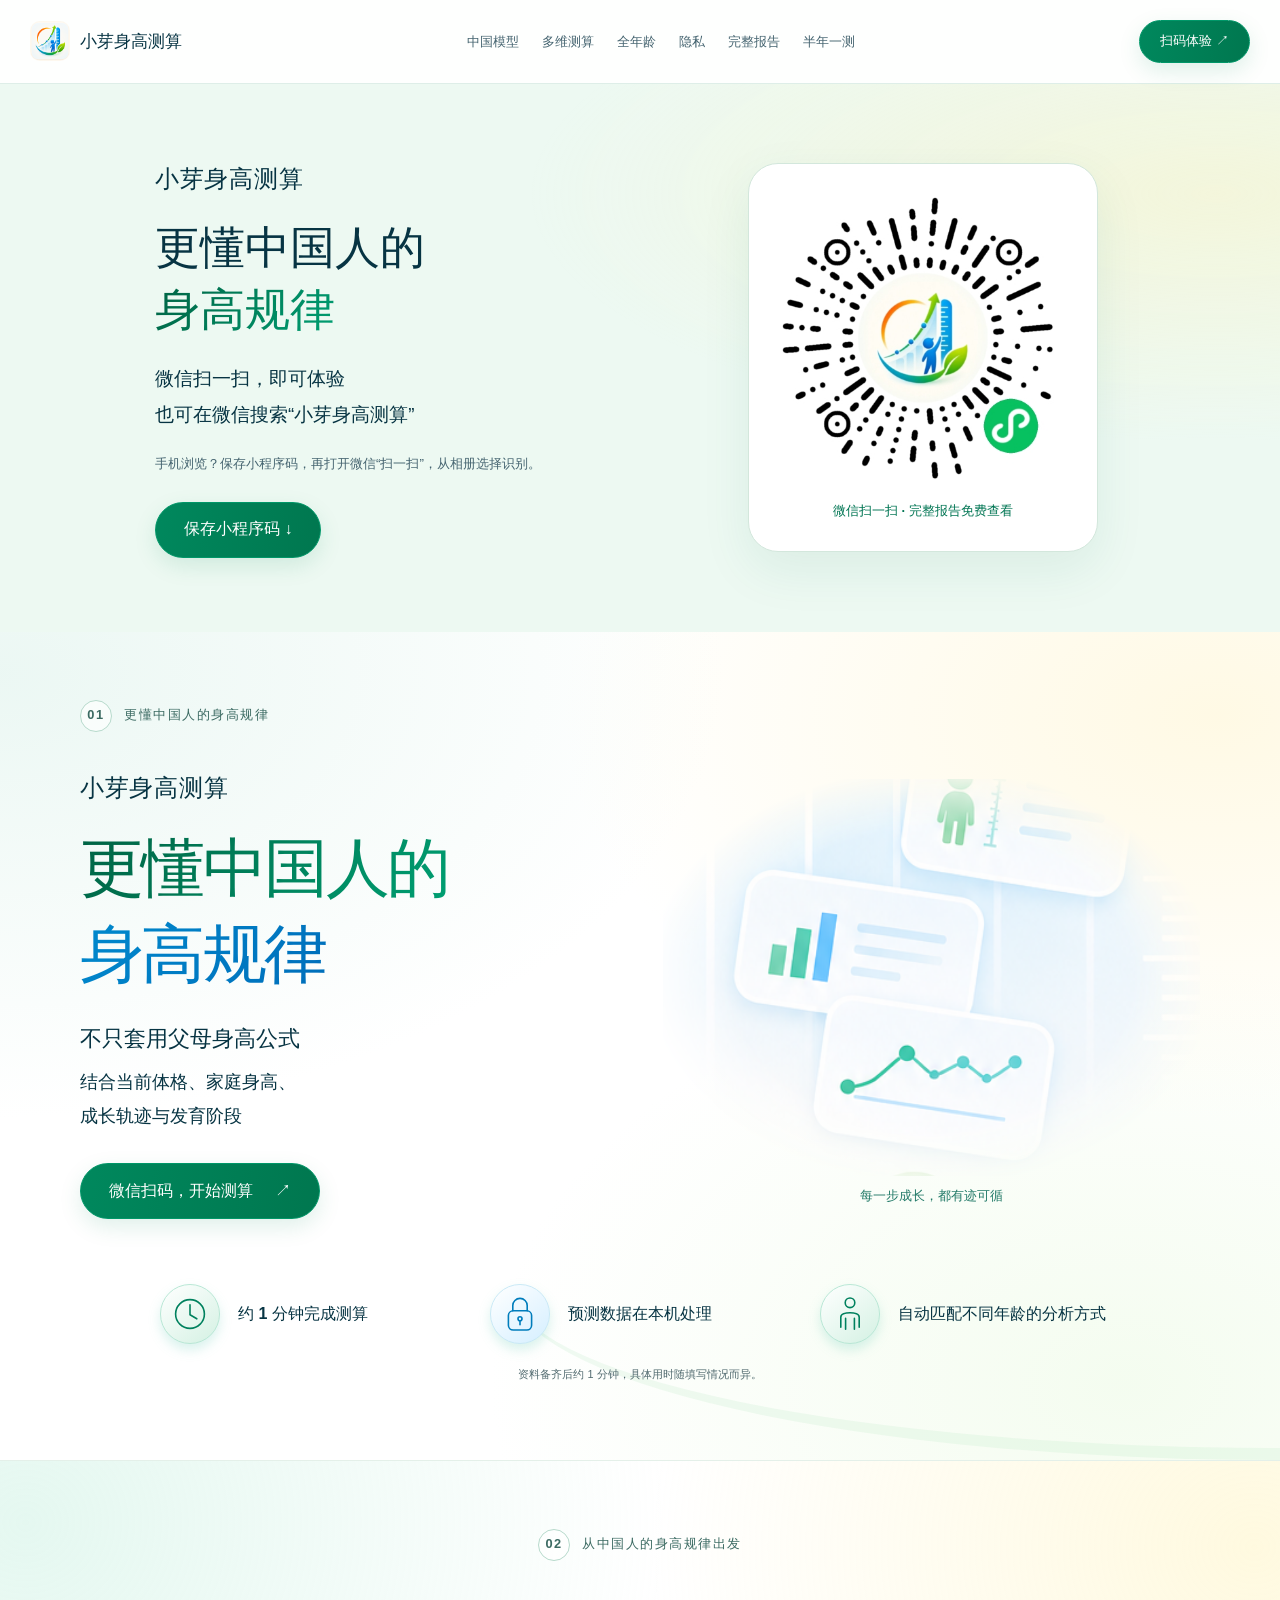
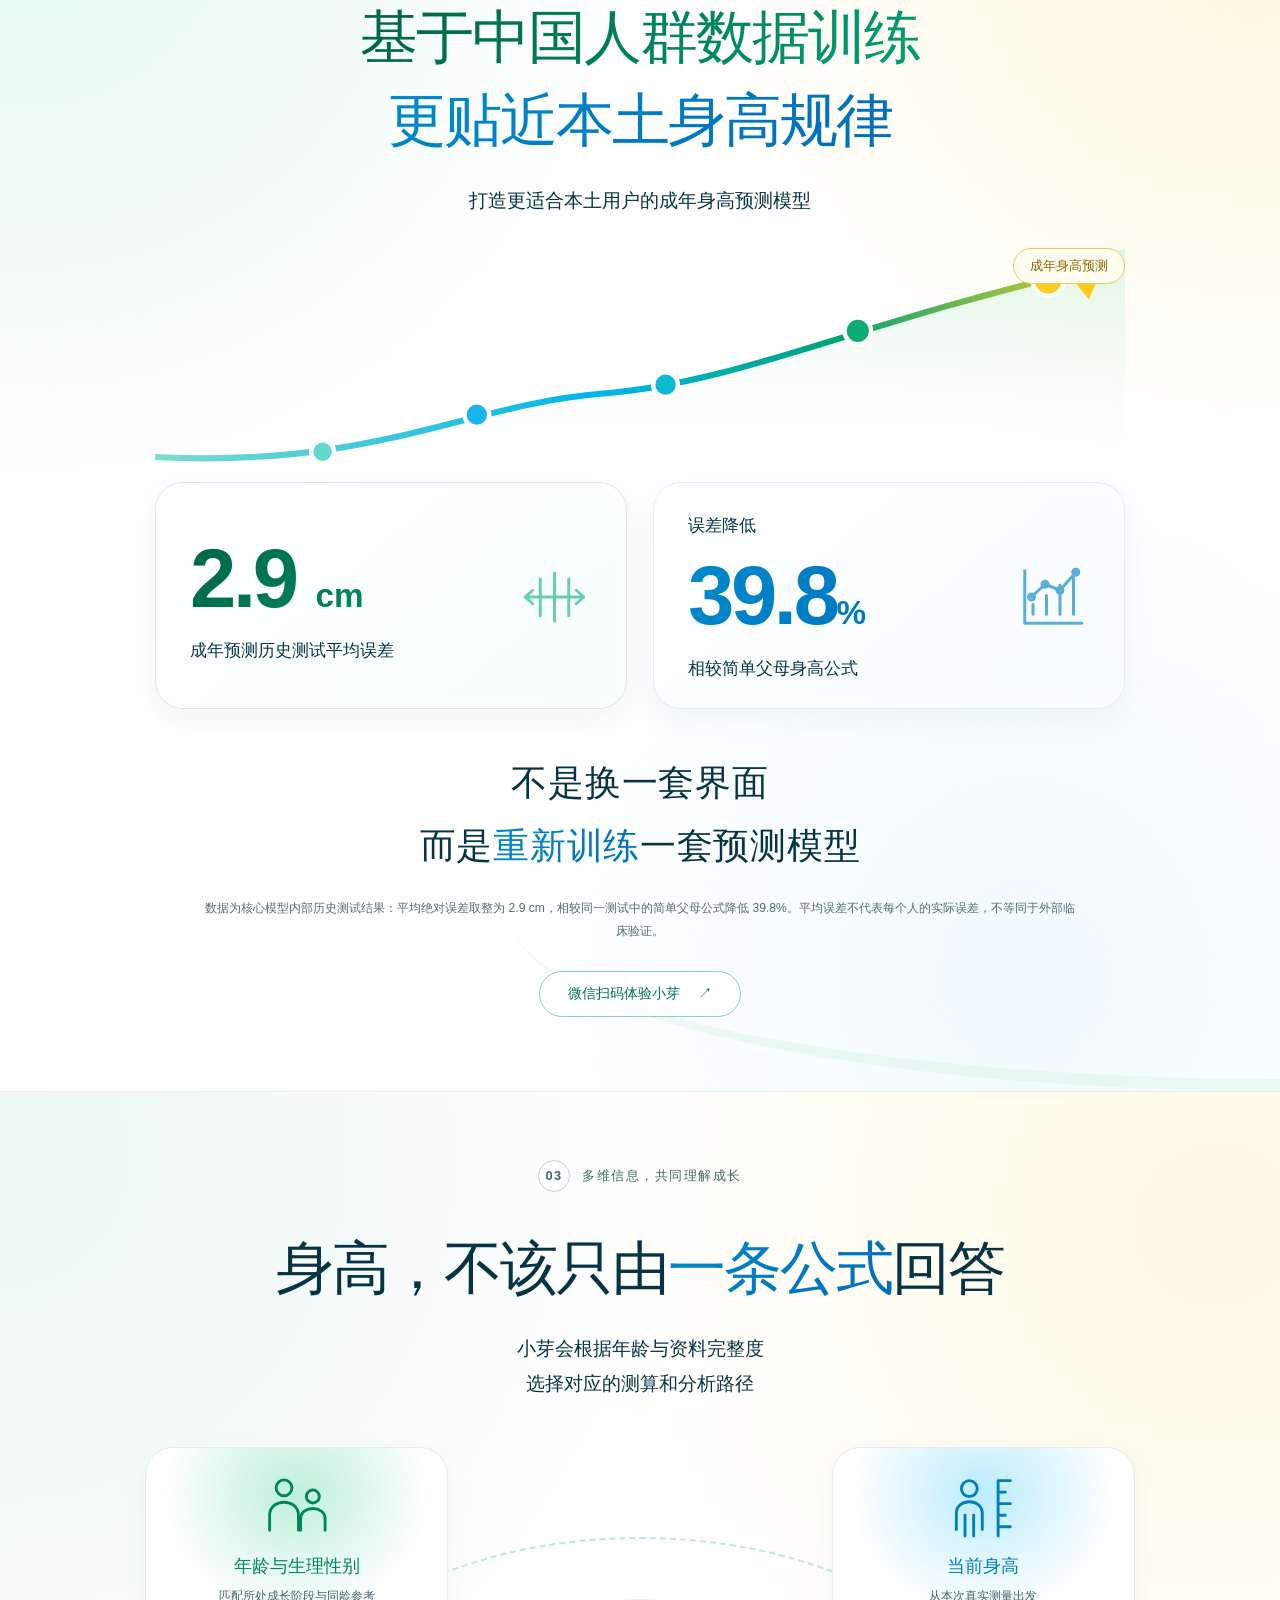
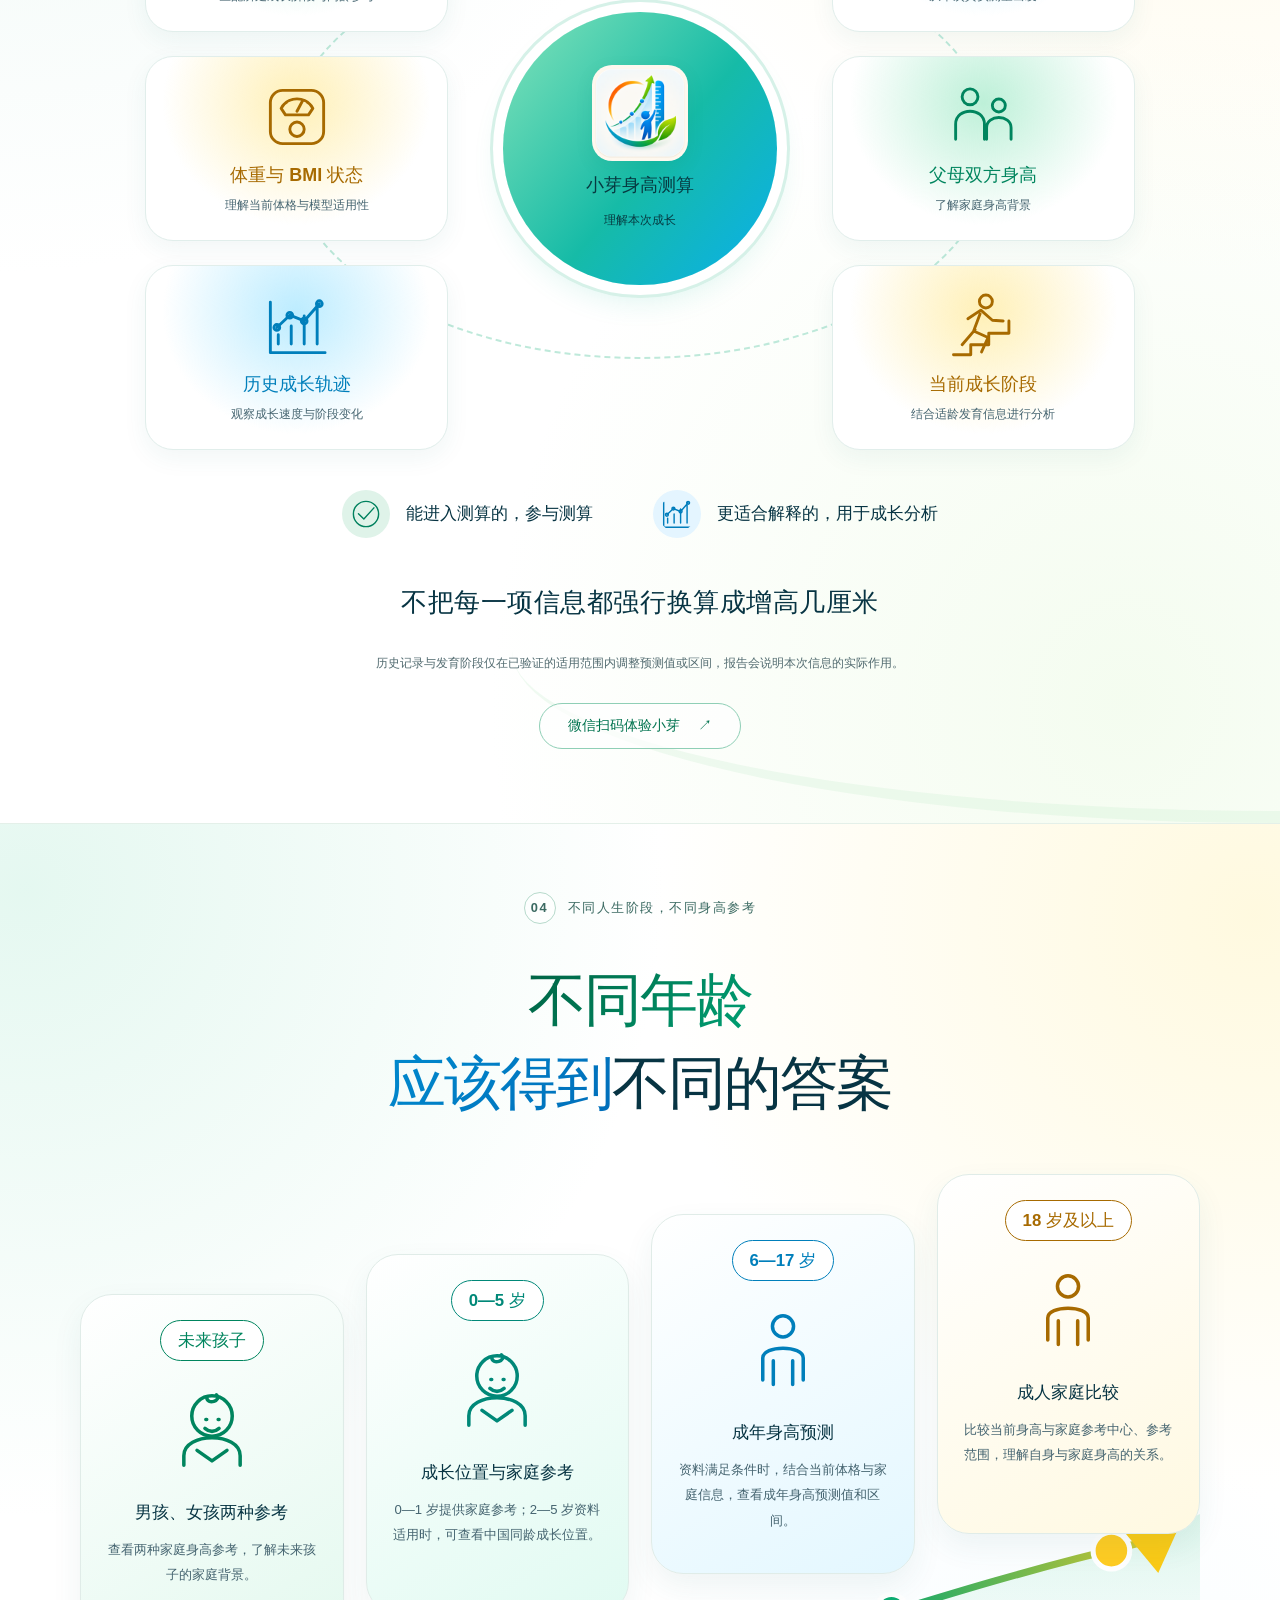
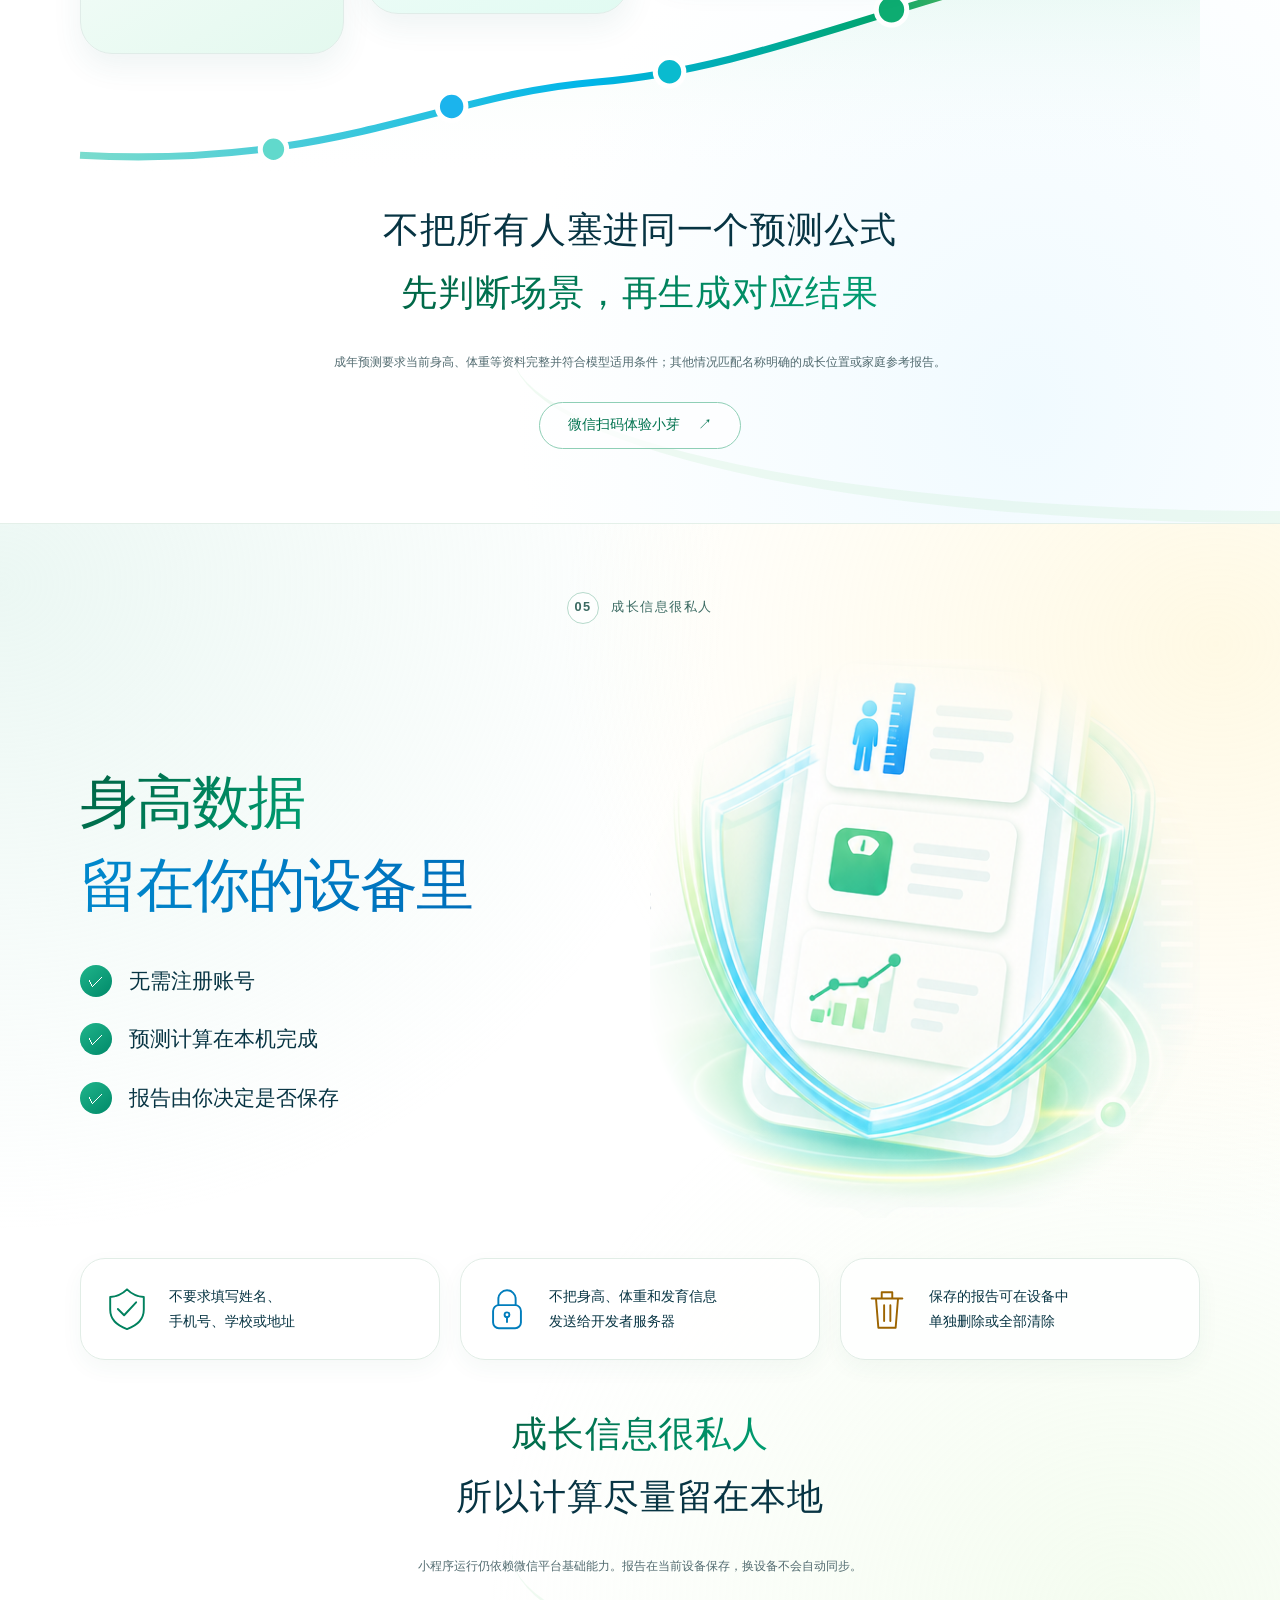
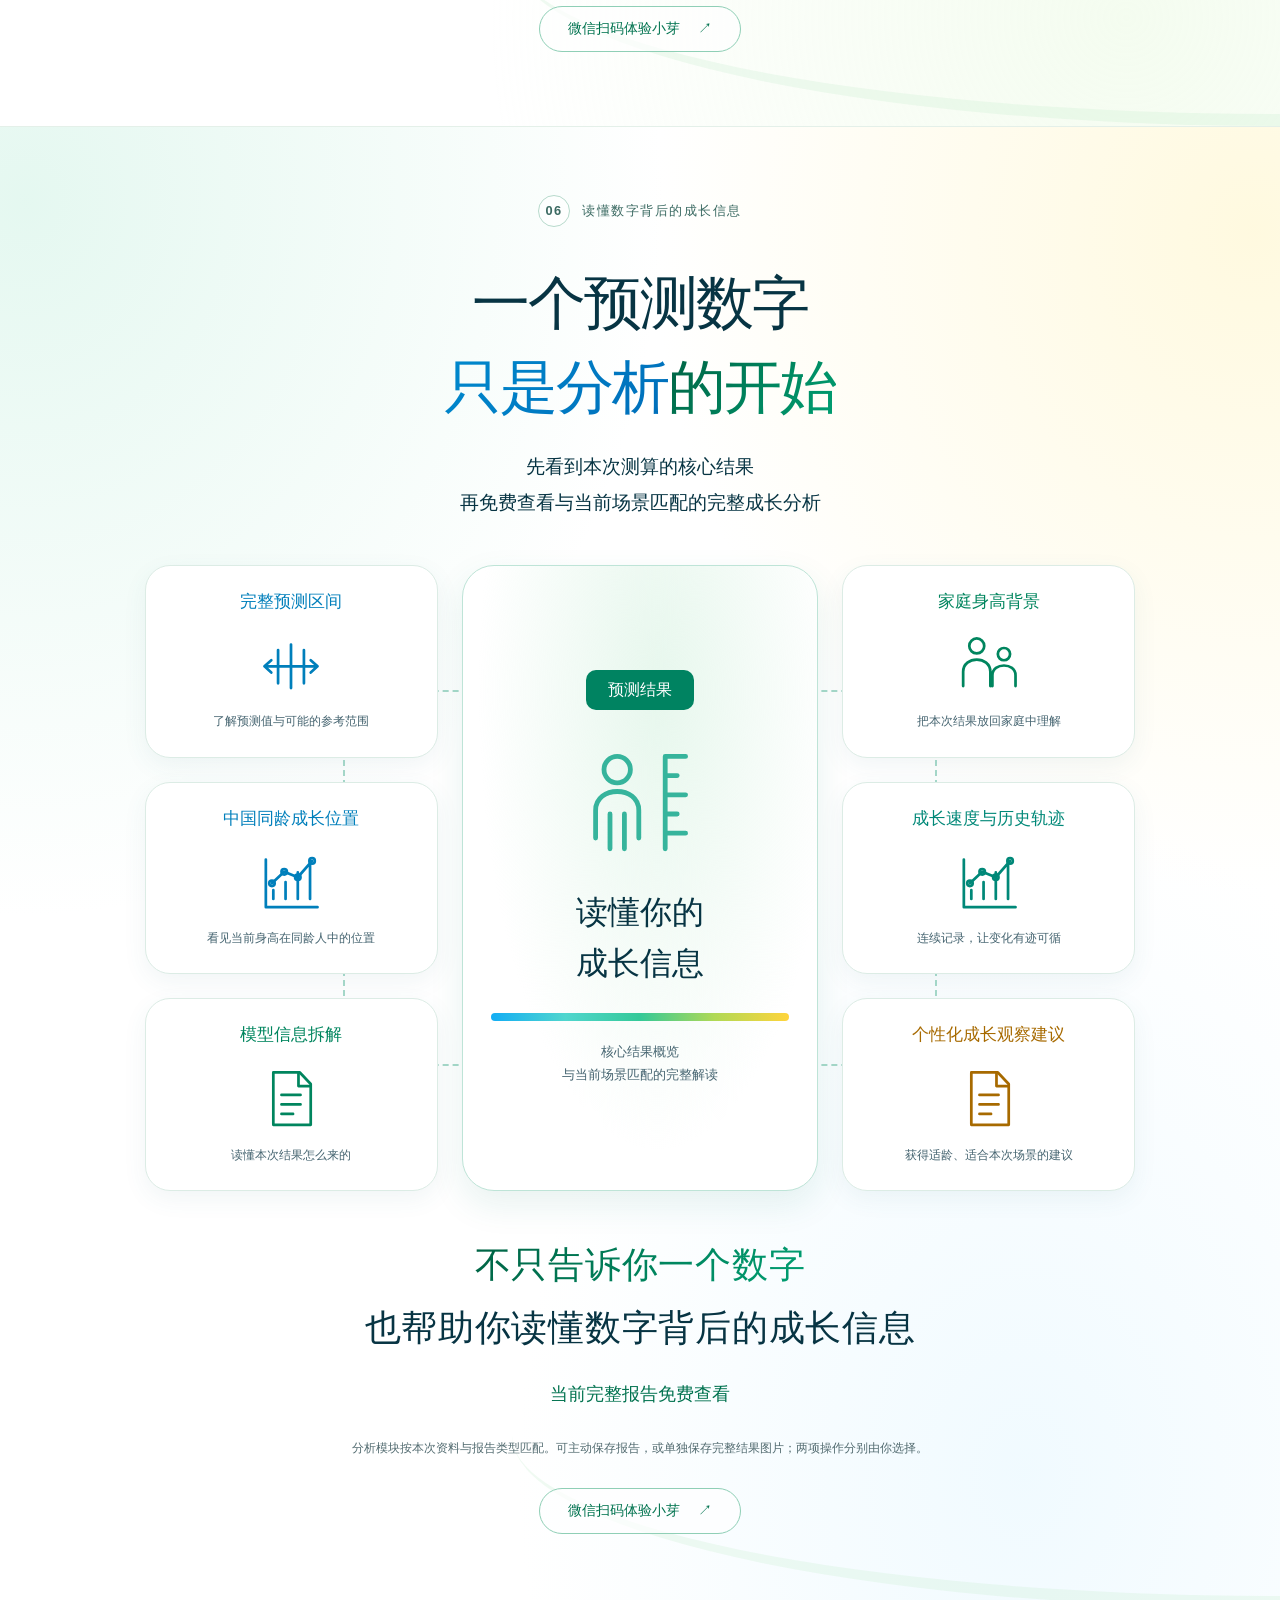
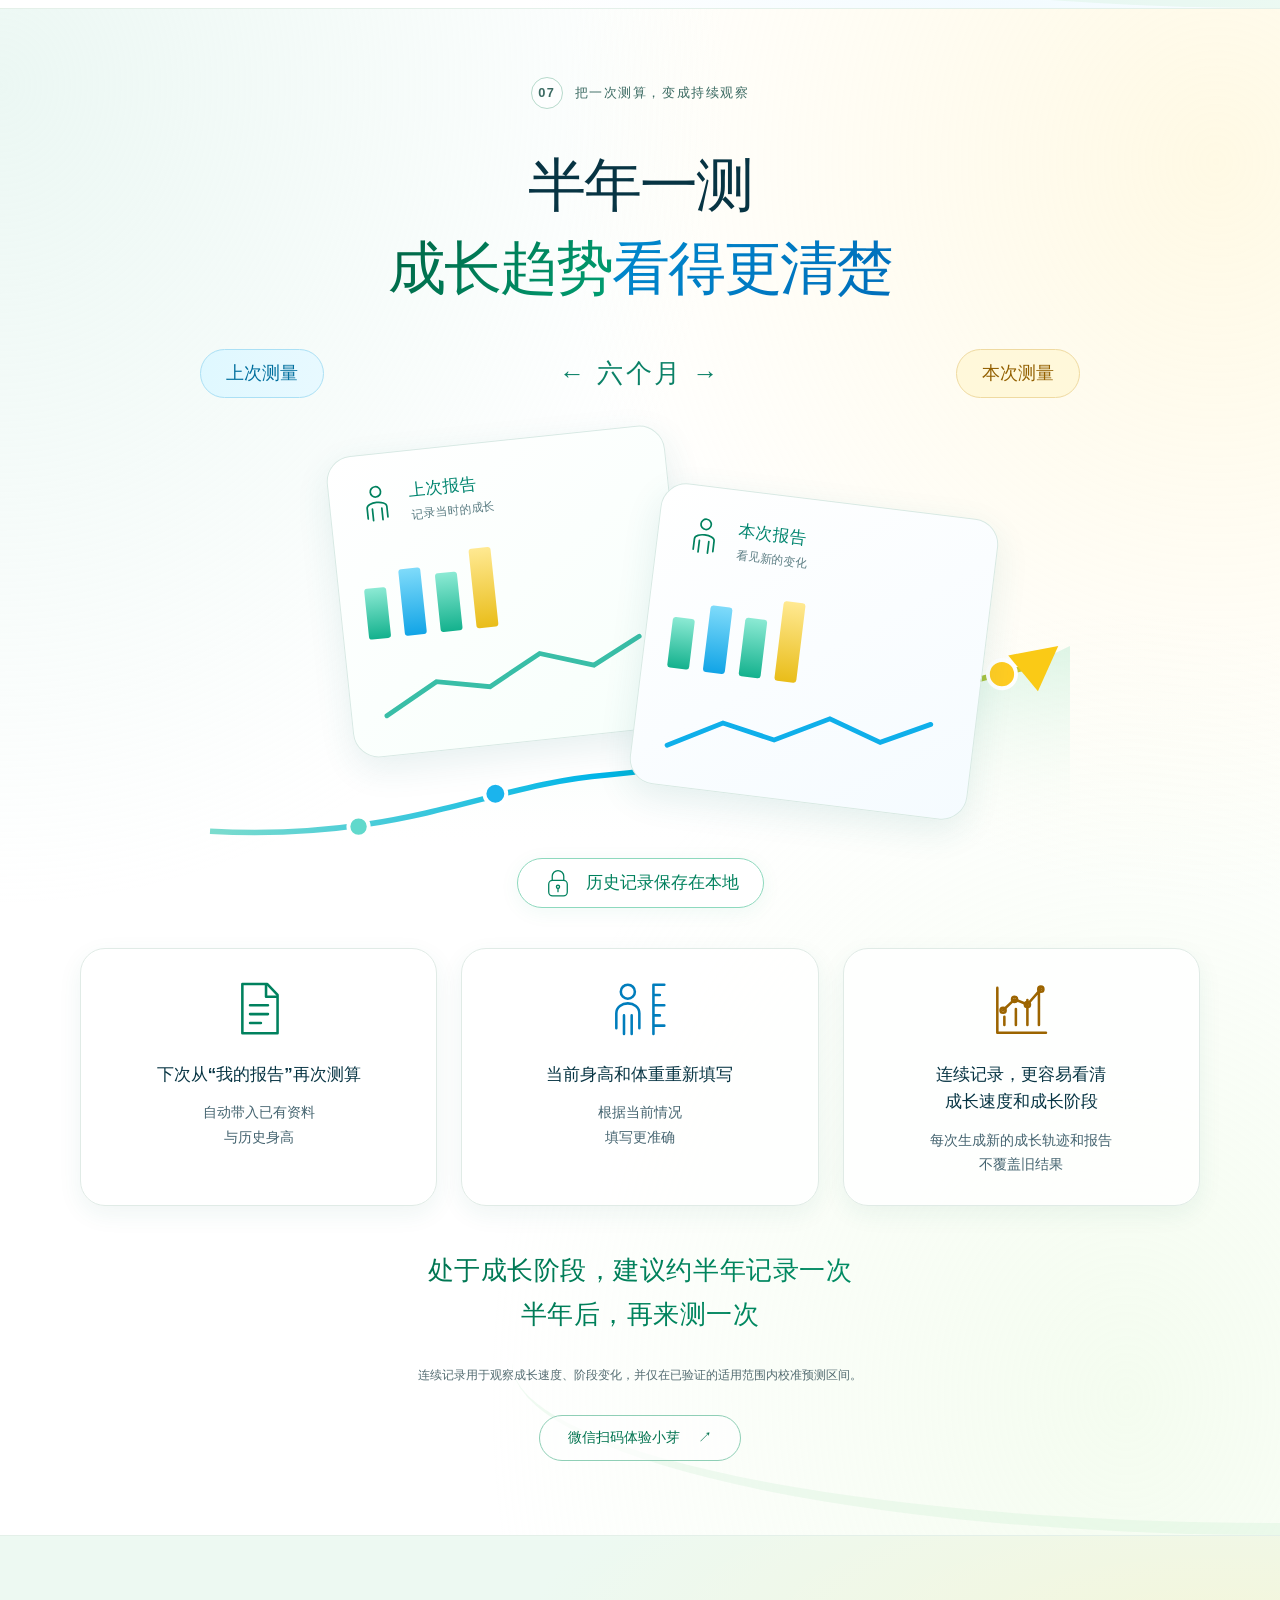
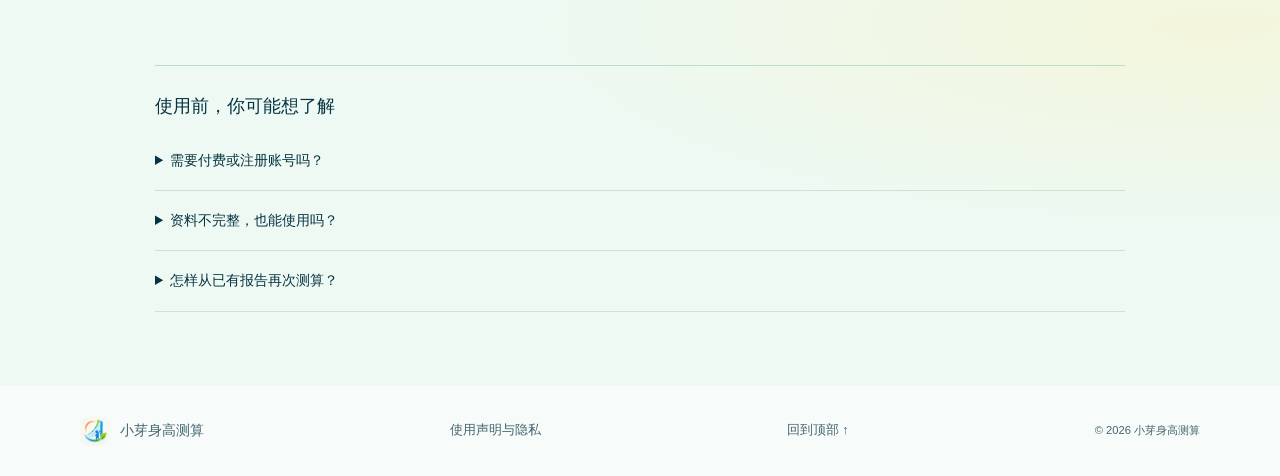
<file: index.html>
<!doctype html>
<html lang="zh-CN">
<head>
  <meta charset="utf-8">
  <meta name="viewport" content="width=device-width, initial-scale=1">
  <title>小芽身高测算｜儿童身高预测与成长记录微信小程序</title>
  <meta name="description" content="小芽身高测算，更懂中国人的身高规律。基于中国人群数据训练，结合当前体格与家庭身高，为适用的6—17岁用户预测成年身高。免费查看完整成长分析，支持全年龄家庭参考、本地保存与半年成长记录。微信扫码使用，无需注册。">
  <meta name="theme-color" content="#f5fcf9">
  <meta name="robots" content="index,follow,max-image-preview:large">
  <link rel="canonical" href="https://qingxi2020.github.io/">
  <link rel="icon" type="image/png" href="/brand-icon.png">
  <link rel="apple-touch-icon" href="/brand-icon.png">
  <link rel="stylesheet" href="/poster.css">
  <meta property="og:type" content="website">
  <meta property="og:locale" content="zh_CN">
  <meta property="og:site_name" content="小芽身高测算">
  <meta property="og:title" content="小芽身高测算｜更懂中国人的身高规律">
  <meta property="og:description" content="基于中国人群数据训练，结合体格、家庭身高与适用的成长信息。免费读懂完整报告，持续记录成长，预测数据留在本机。">
  <meta property="og:url" content="https://qingxi2020.github.io/">
  <meta property="og:image" content="https://qingxi2020.github.io/share-card.png">
  <meta property="og:image:width" content="1000">
  <meta property="og:image:height" content="800">
  <meta property="og:image:alt" content="小芽身高测算，更懂中国人的身高规律">
  <meta name="twitter:card" content="summary_large_image">
  <meta name="twitter:title" content="小芽身高测算｜更懂中国人的身高规律">
  <meta name="twitter:description" content="中国人群数据训练，多维信息分析，按年龄匹配报告。完整报告免费查看，成长记录保存在本机。">
  <meta name="twitter:image" content="https://qingxi2020.github.io/share-card.png">
  <script type="application/ld+json">
  {"@context":"https://schema.org","@graph":[{"@type":"WebSite","@id":"https://qingxi2020.github.io/#website","url":"https://qingxi2020.github.io/","name":"小芽身高测算","inLanguage":"zh-CN","description":"小芽身高测算微信小程序官方介绍与扫码入口"},{"@type":"SoftwareApplication","@id":"https://qingxi2020.github.io/#application","name":"小芽身高测算","url":"https://qingxi2020.github.io/","description":"基于中国人群成长数据的身高测算微信小程序，结合体格与家庭信息，为不同年龄匹配成年身高预测、当前成长位置、家庭参考或成人家庭比较，免费提供完整成长分析。","applicationCategory":"HealthApplication","operatingSystem":"微信（iOS、Android）","inLanguage":"zh-CN","isAccessibleForFree":true,"image":"https://qingxi2020.github.io/brand-icon.png","offers":{"@type":"Offer","price":"0","priceCurrency":"CNY"},"featureList":["基于中国人群数据训练的成年身高预测模型","适用的6—17岁用户成年身高预测与参考区间","年龄、体格、家庭身高、历史记录与成长阶段分析","按年龄和资料匹配四类报告","免费查看与本次场景匹配的完整成长分析","本地保存报告并从历史报告再次测算","无需注册独立账号，预测数据在当前设备处理"]}]}
  </script>
</head>
<body>
<a class="skip-link" href="#main">跳到主要内容</a>
<header class="site-header"><div class="nav-wrap"><a class="brand" href="/"><img src="/brand-icon.png" width="40" height="40" alt=""><span>小芽身高测算</span></a><nav aria-label="主要导航"><a href="#china-model">中国模型</a><a href="#dimensions">多维测算</a><a href="#ages">全年龄</a><a href="#privacy">隐私</a><a href="#full-report">完整报告</a><a href="#records">半年一测</a></nav><a class="button button-small" href="#start">扫码体验 ↗</a></div></header>
<main id="main">
<section class="scan-section" id="start" aria-labelledby="scan-title"><div class="scan-inner"><div><p class="brand-line">小芽身高测算</p><h2 id="scan-title">更懂中国人的<br><span class="green-text">身高规律</span></h2><p class="lead">微信扫一扫，即可体验<br>也可在微信搜索“小芽身高测算”</p><p class="scan-help">手机浏览？保存小程序码，再打开微信“扫一扫”，从相册选择识别。</p><a class="button" href="/miniprogram-code.jpg" download="小芽身高测算-小程序码.jpg">保存小程序码 ↓</a></div><a class="scan-card" href="/miniprogram-code.jpg"><img src="/miniprogram-code.jpg" width="430" height="430" alt="小芽身高测算官方小程序码，请用微信扫一扫打开" loading="eager" fetchpriority="high"><span>微信扫一扫 · 完整报告免费查看</span></a></div></section>
<section class="poster hero" id="overview" aria-labelledby="hero-title"><div class="poster-inner">
<p class="chapter-label"><span>01</span> 更懂中国人的身高规律</p>
<div class="hero-grid"><div class="hero-copy"><p class="brand-line">小芽身高测算</p><h1 id="hero-title"><span class="green-text">更懂中国人的</span><br><span class="blue-text">身高规律</span></h1><p class="hero-lead">不只套用父母身高公式</p><p class="lead">结合当前体格、家庭身高、<br>成长轨迹与发育阶段</p><a class="button" href="#start">微信扫码，开始测算 <span aria-hidden="true">↗</span></a></div>
<div class="hero-art" aria-hidden="true"><div class="art-crop overview-crop"><img src="/poster-overview-art.png" width="1024" height="1536" alt="" fetchpriority="high"></div><span class="art-badge">每一步成长，都有迹可循</span></div></div>
<div class="promise-row"><div><svg class="icon " viewBox="0 0 100 100" fill="none" stroke="currentColor" stroke-width="4" stroke-linecap="round" stroke-linejoin="round" aria-hidden="true"><circle cx="50" cy="50" r="36"/><path d="M50 27v25l17 10"/></svg><strong>约 1 分钟完成测算</strong></div><div><svg class="icon " viewBox="0 0 100 100" fill="none" stroke="currentColor" stroke-width="4" stroke-linecap="round" stroke-linejoin="round" aria-hidden="true"><rect x="21" y="42" width="58" height="48" rx="12"/><path d="M32 42V29a18 18 0 0 1 36 0v13"/><circle cx="50" cy="62" r="5"/><path d="M50 67v10"/></svg><strong>预测数据在本机处理</strong></div><div><svg class="icon " viewBox="0 0 100 100" fill="none" stroke="currentColor" stroke-width="4" stroke-linecap="round" stroke-linejoin="round" aria-hidden="true"><circle cx="50" cy="22" r="12"/><path d="M27 83V58c0-15 46-15 46 0v25M39 61v27m22-27v27"/></svg><strong>自动匹配不同年龄的分析方式</strong></div></div>
<p class="quiet-note">资料备齐后约 1 分钟，具体用时随填写情况而异。</p></div></section>
<section class="poster model-poster" id="china-model" aria-labelledby="model-title"><div class="poster-inner">
<p class="chapter-label"><span>02</span> 从中国人的身高规律出发</p>
<div class="center-heading"><h2 id="model-title"><span class="green-text">基于中国人群数据训练</span><br><span class="blue-text">更贴近本土身高规律</span></h2><p class="lead">打造更适合本土用户的成年身高预测模型</p></div>
<div class="model-visual"><svg class="rise-curve" viewBox="0 0 1100 260" fill="none" aria-hidden="true"><defs><linearGradient id="model-line" x1="0" y1="250" x2="1100" y2="0" gradientUnits="userSpaceOnUse"><stop stop-color="#7cdccd"/><stop offset=".45" stop-color="#00b5e9"/><stop offset=".7" stop-color="#00a571"/><stop offset="1" stop-color="#ffd024"/></linearGradient><linearGradient id="model-fill" x2="0" y2="1"><stop stop-color="#7bdbb2" stop-opacity=".25"/><stop offset="1" stop-color="#fff" stop-opacity="0"/></linearGradient></defs><path d="M0 237C250 250 355 177 508 165S792 87 1039 29L1100 0V260H0Z" fill="url(#model-fill)"/><path d="M0 237C250 250 355 177 508 165S792 87 1039 29" stroke="url(#model-line)" stroke-width="7"/><path d="m1021 12 64-12-26 58Z" fill="#faca16"/><g stroke="#fff" stroke-width="5"><circle cx="190" cy="231" r="13" fill="#61d9cc"/><circle cx="365" cy="189" r="14" fill="#1bb4ed"/><circle cx="579" cy="155" r="14" fill="#0abbcf"/><circle cx="797" cy="94" r="15" fill="#0dac71"/><circle cx="1013" cy="36" r="18" fill="#ffcc22"/></g></svg><span class="prediction-label">成年身高预测</span></div>
<div class="metric-grid"><article class="metric-card"><div><p class="metric-number green-text">2.9 <span>cm</span></p><h3>成年预测历史测试平均误差</h3></div><svg class="icon " viewBox="0 0 100 100" fill="none" stroke="currentColor" stroke-width="4" stroke-linecap="round" stroke-linejoin="round" aria-hidden="true"><path d="M11 52h78m-68-9L11 52l10 9m58-18 10 9-10 9M31 28v49m38-49v49M50 20v64"/></svg></article><article class="metric-card blue-card"><div><p class="metric-kicker">误差降低</p><p class="metric-number blue-text">39.8<span>%</span></p><h3>相较简单父母身高公式</h3></div><svg class="icon " viewBox="0 0 100 100" fill="none" stroke="currentColor" stroke-width="4" stroke-linecap="round" stroke-linejoin="round" aria-hidden="true"><path d="M13 17v70h76M24 75V62m18 13V50m18 25V36m18 39V19M22 52l18-17 20 8 21-24"/><circle cx="22" cy="52" r="4"/><circle cx="40" cy="35" r="4"/><circle cx="60" cy="43" r="4"/><circle cx="81" cy="19" r="4"/></svg></article></div>
<p class="statement">不是换一套界面<br>而是<span class="blue-text">重新训练</span>一套预测模型</p>
<p class="evidence-note">数据为核心模型内部历史测试结果：平均绝对误差取整为 2.9 cm，相较同一测试中的简单父母公式降低 39.8%。平均误差不代表每个人的实际误差，不等同于外部临床验证。</p>
<a class="chapter-cta" href="#start">微信扫码体验小芽 <span aria-hidden="true">↗</span></a></div></section>
<section class="poster dimensions-poster" id="dimensions" aria-labelledby="dimensions-title"><div class="poster-inner">
<p class="chapter-label"><span>03</span> 多维信息，共同理解成长</p>
<div class="center-heading"><h2 id="dimensions-title">身高，<br class="mobile-break">不该只由<span class="blue-text">一条公式</span>回答</h2><p class="lead">小芽会根据年龄与资料完整度<br>选择对应的测算和分析路径</p></div>
<div class="dimension-map"><div class="dimension-hub"><img src="/brand-icon.png" width="110" height="110" alt=""><strong>小芽身高测算</strong><span>理解本次成长</span></div>
<article class="dimension-card dimension-1 green"><svg class="icon " viewBox="0 0 100 100" fill="none" stroke="currentColor" stroke-width="4" stroke-linecap="round" stroke-linejoin="round" aria-hidden="true"><circle cx="32" cy="22" r="11"/><circle cx="72" cy="34" r="9"/><path d="M12 81V60c0-24 40-24 40 0v21m3 0V65c0-19 34-19 34 0v16"/></svg><h3>年龄与生理性别</h3><p>匹配所处成长阶段与同龄参考</p></article><article class="dimension-card dimension-2 blue"><svg class="icon " viewBox="0 0 100 100" fill="none" stroke="currentColor" stroke-width="4" stroke-linecap="round" stroke-linejoin="round" aria-hidden="true"><circle cx="31" cy="23" r="11"/><path d="M13 80V57c0-21 36-21 36 0v23M25 60v29m12-29v29M71 12v77m0-77h17M71 28h10M71 44h17M71 60h10M71 76h17"/></svg><h3>当前身高</h3><p>从本次真实测量出发</p></article><article class="dimension-card dimension-3 gold"><svg class="icon " viewBox="0 0 100 100" fill="none" stroke="currentColor" stroke-width="4" stroke-linecap="round" stroke-linejoin="round" aria-hidden="true"><rect x="13" y="13" width="74" height="74" rx="17"/><path d="M28 38a25 25 0 0 1 44 0l-6 9H34Z"/><path d="m50 42 8-15"/><circle cx="50" cy="67" r="10"/></svg><h3>体重与 BMI 状态</h3><p>理解当前体格与模型适用性</p></article><article class="dimension-card dimension-4 green"><svg class="icon " viewBox="0 0 100 100" fill="none" stroke="currentColor" stroke-width="4" stroke-linecap="round" stroke-linejoin="round" aria-hidden="true"><circle cx="32" cy="22" r="11"/><circle cx="72" cy="34" r="9"/><path d="M12 81V60c0-24 40-24 40 0v21m3 0V65c0-19 34-19 34 0v16"/></svg><h3>父母双方身高</h3><p>了解家庭身高背景</p></article><article class="dimension-card dimension-5 blue"><svg class="icon " viewBox="0 0 100 100" fill="none" stroke="currentColor" stroke-width="4" stroke-linecap="round" stroke-linejoin="round" aria-hidden="true"><path d="M13 17v70h76M24 75V62m18 13V50m18 25V36m18 39V19M22 52l18-17 20 8 21-24"/><circle cx="22" cy="52" r="4"/><circle cx="40" cy="35" r="4"/><circle cx="60" cy="43" r="4"/><circle cx="81" cy="19" r="4"/></svg><h3>历史成长轨迹</h3><p>观察成长速度与阶段变化</p></article><article class="dimension-card dimension-6 gold"><svg class="icon " viewBox="0 0 100 100" fill="none" stroke="currentColor" stroke-width="4" stroke-linecap="round" stroke-linejoin="round" aria-hidden="true"><circle cx="54" cy="16" r="9"/><path d="m29 40 18-12 16 14 15 1M46 33 37 57l20 9-9 20m-9-31L21 76M9 90h24V76h25V60h28V43"/></svg><h3>当前成长阶段</h3><p>结合适龄发育信息进行分析</p></article></div><div class="principle-row"><p><svg class="icon " viewBox="0 0 100 100" fill="none" stroke="currentColor" stroke-width="4" stroke-linecap="round" stroke-linejoin="round" aria-hidden="true"><circle cx="50" cy="50" r="35"/><path d="m29 49 15 15 28-31"/></svg><strong>能进入测算的，参与测算</strong></p><p><svg class="icon " viewBox="0 0 100 100" fill="none" stroke="currentColor" stroke-width="4" stroke-linecap="round" stroke-linejoin="round" aria-hidden="true"><path d="M13 17v70h76M24 75V62m18 13V50m18 25V36m18 39V19M22 52l18-17 20 8 21-24"/><circle cx="22" cy="52" r="4"/><circle cx="40" cy="35" r="4"/><circle cx="60" cy="43" r="4"/><circle cx="81" cy="19" r="4"/></svg><strong>更适合解释的，用于成长分析</strong></p></div><p class="statement statement-small">不把每一项信息都强行换算成增高几厘米</p><p class="quiet-note">历史记录与发育阶段仅在已验证的适用范围内调整预测值或区间，报告会说明本次信息的实际作用。</p><a class="chapter-cta" href="#start">微信扫码体验小芽 <span aria-hidden="true">↗</span></a></div></section>
<section class="poster ages-poster" id="ages" aria-labelledby="ages-title"><div class="poster-inner">
<p class="chapter-label"><span>04</span> 不同人生阶段，不同身高参考</p>
<div class="center-heading"><h2 id="ages-title"><span class="green-text">不同年龄</span><br><span class="blue-text">应该得到</span>不同的答案</h2></div><div class="age-staircase"><article class="age-card green"><span class="age-label">未来孩子</span><svg class="icon " viewBox="0 0 100 100" fill="none" stroke="currentColor" stroke-width="4" stroke-linecap="round" stroke-linejoin="round" aria-hidden="true"><circle cx="50" cy="33" r="23"/><path d="M44 11c0 11 18 4 11-2M43 37h1m13 0h1M42 47q8 7 16 0M18 89V78c0-27 64-27 64 0v11M33 72l17 12 17-12"/></svg><h3>男孩、女孩两种参考</h3><p>查看两种家庭身高参考，了解未来孩子的家庭背景。</p></article><article class="age-card teal"><span class="age-label">0—5 岁</span><svg class="icon " viewBox="0 0 100 100" fill="none" stroke="currentColor" stroke-width="4" stroke-linecap="round" stroke-linejoin="round" aria-hidden="true"><circle cx="50" cy="33" r="23"/><path d="M44 11c0 11 18 4 11-2M43 37h1m13 0h1M42 47q8 7 16 0M18 89V78c0-27 64-27 64 0v11M33 72l17 12 17-12"/></svg><h3>成长位置与家庭参考</h3><p>0—1 岁提供家庭参考；2—5 岁资料适用时，可查看中国同龄成长位置。</p></article><article class="age-card blue"><span class="age-label">6—17 岁</span><svg class="icon " viewBox="0 0 100 100" fill="none" stroke="currentColor" stroke-width="4" stroke-linecap="round" stroke-linejoin="round" aria-hidden="true"><circle cx="50" cy="22" r="12"/><path d="M27 83V58c0-15 46-15 46 0v25M39 61v27m22-27v27"/></svg><h3>成年身高预测</h3><p>资料满足条件时，结合当前体格与家庭信息，查看成年身高预测值和区间。</p></article><article class="age-card gold"><span class="age-label">18 岁及以上</span><svg class="icon " viewBox="0 0 100 100" fill="none" stroke="currentColor" stroke-width="4" stroke-linecap="round" stroke-linejoin="round" aria-hidden="true"><circle cx="50" cy="22" r="12"/><path d="M27 83V58c0-15 46-15 46 0v25M39 61v27m22-27v27"/></svg><h3>成人家庭比较</h3><p>比较当前身高与家庭参考中心、参考范围，理解自身与家庭身高的关系。</p></article></div><div class="age-curve"><svg class="rise-curve" viewBox="0 0 1100 260" fill="none" aria-hidden="true"><defs><linearGradient id="age-line" x1="0" y1="250" x2="1100" y2="0" gradientUnits="userSpaceOnUse"><stop stop-color="#7cdccd"/><stop offset=".45" stop-color="#00b5e9"/><stop offset=".7" stop-color="#00a571"/><stop offset="1" stop-color="#ffd024"/></linearGradient><linearGradient id="age-fill" x2="0" y2="1"><stop stop-color="#7bdbb2" stop-opacity=".25"/><stop offset="1" stop-color="#fff" stop-opacity="0"/></linearGradient></defs><path d="M0 237C250 250 355 177 508 165S792 87 1039 29L1100 0V260H0Z" fill="url(#age-fill)"/><path d="M0 237C250 250 355 177 508 165S792 87 1039 29" stroke="url(#age-line)" stroke-width="7"/><path d="m1021 12 64-12-26 58Z" fill="#faca16"/><g stroke="#fff" stroke-width="5"><circle cx="190" cy="231" r="13" fill="#61d9cc"/><circle cx="365" cy="189" r="14" fill="#1bb4ed"/><circle cx="579" cy="155" r="14" fill="#0abbcf"/><circle cx="797" cy="94" r="15" fill="#0dac71"/><circle cx="1013" cy="36" r="18" fill="#ffcc22"/></g></svg></div><p class="statement">不把所有人塞进同一个预测公式<br><span class="green-text">先判断场景，再生成对应结果</span></p><p class="quiet-note">成年预测要求当前身高、体重等资料完整并符合模型适用条件；其他情况匹配名称明确的成长位置或家庭参考报告。</p><a class="chapter-cta" href="#start">微信扫码体验小芽 <span aria-hidden="true">↗</span></a></div></section>
<section class="poster privacy-poster" id="privacy" aria-labelledby="privacy-title"><div class="poster-inner">
<p class="chapter-label"><span>05</span> 成长信息很私人</p>
<div class="privacy-grid"><div><h2 id="privacy-title"><span class="green-text">身高数据</span><br><span class="blue-text">留在你的设备里</span></h2><ul class="privacy-promises"><li>无需注册账号</li><li>预测计算在本机完成</li><li>报告由你决定是否保存</li></ul></div><div class="art-crop privacy-crop" aria-hidden="true"><img src="/poster-privacy-art.png" width="1024" height="1536" alt="" loading="lazy"></div></div>
<div class="privacy-points"><article><svg class="icon " viewBox="0 0 100 100" fill="none" stroke="currentColor" stroke-width="4" stroke-linecap="round" stroke-linejoin="round" aria-hidden="true"><path d="M50 9c10 10 22 15 35 16v26c0 21-13 32-35 41-22-9-35-20-35-41V25c13-1 25-6 35-16Z"/><path d="m31 50 13 13 25-27"/></svg><p>不要求填写姓名、<br>手机号、学校或地址</p></article><article><svg class="icon " viewBox="0 0 100 100" fill="none" stroke="currentColor" stroke-width="4" stroke-linecap="round" stroke-linejoin="round" aria-hidden="true"><rect x="21" y="42" width="58" height="48" rx="12"/><path d="M32 42V29a18 18 0 0 1 36 0v13"/><circle cx="50" cy="62" r="5"/><path d="M50 67v10"/></svg><p>不把身高、体重和发育信息<br>发送给开发者服务器</p></article><article><svg class="icon " viewBox="0 0 100 100" fill="none" stroke="currentColor" stroke-width="4" stroke-linecap="round" stroke-linejoin="round" aria-hidden="true"><path d="M18 28h64M39 28V15h22v13M27 28l5 61h36l5-61M44 42v33m13-33v33"/></svg><p>保存的报告可在设备中<br>单独删除或全部清除</p></article></div><p class="statement"><span class="green-text">成长信息很私人</span><br>所以计算尽量留在本地</p><p class="quiet-note">小程序运行仍依赖微信平台基础能力。报告在当前设备保存，换设备不会自动同步。</p><a class="chapter-cta" href="#start">微信扫码体验小芽 <span aria-hidden="true">↗</span></a></div></section>
<section class="poster report-poster" id="full-report" aria-labelledby="report-title"><div class="poster-inner">
<p class="chapter-label"><span>06</span> 读懂数字背后的成长信息</p>
<div class="center-heading"><h2 id="report-title">一个预测数字<br><span class="blue-text">只是分析</span><span class="green-text">的开始</span></h2><p class="lead">先看到本次测算的核心结果<br>再免费查看与当前场景匹配的完整成长分析</p></div>
<div class="report-map"><div class="report-center"><span class="report-pill">预测结果</span><svg class="icon " viewBox="0 0 100 100" fill="none" stroke="currentColor" stroke-width="4" stroke-linecap="round" stroke-linejoin="round" aria-hidden="true"><circle cx="31" cy="23" r="11"/><path d="M13 80V57c0-21 36-21 36 0v23M25 60v29m12-29v29M71 12v77m0-77h17M71 28h10M71 44h17M71 60h10M71 76h17"/></svg><strong>读懂你的<br>成长信息</strong><div class="spectrum"></div><p>核心结果概览<br>与当前场景匹配的完整解读</p></div><article class="report-module report-module-1 blue"><h3>完整预测区间</h3><svg class="icon " viewBox="0 0 100 100" fill="none" stroke="currentColor" stroke-width="4" stroke-linecap="round" stroke-linejoin="round" aria-hidden="true"><path d="M11 52h78m-68-9L11 52l10 9m58-18 10 9-10 9M31 28v49m38-49v49M50 20v64"/></svg><p>了解预测值与可能的参考范围</p></article><article class="report-module report-module-2 green"><h3>家庭身高背景</h3><svg class="icon " viewBox="0 0 100 100" fill="none" stroke="currentColor" stroke-width="4" stroke-linecap="round" stroke-linejoin="round" aria-hidden="true"><circle cx="32" cy="22" r="11"/><circle cx="72" cy="34" r="9"/><path d="M12 81V60c0-24 40-24 40 0v21m3 0V65c0-19 34-19 34 0v16"/></svg><p>把本次结果放回家庭中理解</p></article><article class="report-module report-module-3 blue"><h3>中国同龄成长位置</h3><svg class="icon " viewBox="0 0 100 100" fill="none" stroke="currentColor" stroke-width="4" stroke-linecap="round" stroke-linejoin="round" aria-hidden="true"><path d="M13 17v70h76M24 75V62m18 13V50m18 25V36m18 39V19M22 52l18-17 20 8 21-24"/><circle cx="22" cy="52" r="4"/><circle cx="40" cy="35" r="4"/><circle cx="60" cy="43" r="4"/><circle cx="81" cy="19" r="4"/></svg><p>看见当前身高在同龄人中的位置</p></article><article class="report-module report-module-4 teal"><h3>成长速度与历史轨迹</h3><svg class="icon " viewBox="0 0 100 100" fill="none" stroke="currentColor" stroke-width="4" stroke-linecap="round" stroke-linejoin="round" aria-hidden="true"><path d="M13 17v70h76M24 75V62m18 13V50m18 25V36m18 39V19M22 52l18-17 20 8 21-24"/><circle cx="22" cy="52" r="4"/><circle cx="40" cy="35" r="4"/><circle cx="60" cy="43" r="4"/><circle cx="81" cy="19" r="4"/></svg><p>连续记录，让变化有迹可循</p></article><article class="report-module report-module-5 green"><h3>模型信息拆解</h3><svg class="icon " viewBox="0 0 100 100" fill="none" stroke="currentColor" stroke-width="4" stroke-linecap="round" stroke-linejoin="round" aria-hidden="true"><path d="M24 11h39l16 17v60H24Z"/><path d="M61 12v19h17M36 44h28M36 58h28M36 72h17"/></svg><p>读懂本次结果怎么来的</p></article><article class="report-module report-module-6 gold"><h3>个性化成长观察建议</h3><svg class="icon " viewBox="0 0 100 100" fill="none" stroke="currentColor" stroke-width="4" stroke-linecap="round" stroke-linejoin="round" aria-hidden="true"><path d="M24 11h39l16 17v60H24Z"/><path d="M61 12v19h17M36 44h28M36 58h28M36 72h17"/></svg><p>获得适龄、适合本次场景的建议</p></article></div><p class="statement"><span class="green-text">不只告诉你一个数字</span><br>也帮助你读懂数字背后的成长信息</p><p class="free-label">当前完整报告免费查看</p><p class="quiet-note">分析模块按本次资料与报告类型匹配。可主动保存报告，或单独保存完整结果图片；两项操作分别由你选择。</p><a class="chapter-cta" href="#start">微信扫码体验小芽 <span aria-hidden="true">↗</span></a></div></section>
<section class="poster records-poster" id="records" aria-labelledby="records-title"><div class="poster-inner">
<p class="chapter-label"><span>07</span> 把一次测算，变成持续观察</p>
<div class="center-heading"><h2 id="records-title">半年一测<br><span class="green-text">成长趋势</span><span class="blue-text">看得更清楚</span></h2></div><div class="time-bridge"><span>上次测量</span><strong>← <em>六个月</em> →</strong><span>本次测量</span></div>
<div class="record-art" aria-hidden="true"><div class="mini-report old-report"><div><svg class="icon " viewBox="0 0 100 100" fill="none" stroke="currentColor" stroke-width="4" stroke-linecap="round" stroke-linejoin="round" aria-hidden="true"><circle cx="50" cy="22" r="12"/><path d="M27 83V58c0-15 46-15 46 0v25M39 61v27m22-27v27"/></svg><span>上次报告<small>记录当时的成长</small></span></div><div class="mini-bars"><i></i><i></i><i></i><i></i></div><svg viewBox="0 0 300 80" fill="none"><path d="m10 65 55-30 55 11 55-29 55 18 50-25" stroke="#39bea7" stroke-width="5" stroke-linecap="round"/></svg></div><div class="mini-report new-report"><div><svg class="icon " viewBox="0 0 100 100" fill="none" stroke="currentColor" stroke-width="4" stroke-linecap="round" stroke-linejoin="round" aria-hidden="true"><circle cx="50" cy="22" r="12"/><path d="M27 83V58c0-15 46-15 46 0v25M39 61v27m22-27v27"/></svg><span>本次报告<small>看见新的变化</small></span></div><div class="mini-bars"><i></i><i></i><i></i><i></i></div><svg viewBox="0 0 300 80" fill="none"><path d="m10 65 55-30 55 11 55-29 55 18 50-25" stroke="#0fafea" stroke-width="5" stroke-linecap="round"/></svg></div><svg class="rise-curve" viewBox="0 0 1100 260" fill="none" aria-hidden="true"><defs><linearGradient id="record-line" x1="0" y1="250" x2="1100" y2="0" gradientUnits="userSpaceOnUse"><stop stop-color="#7cdccd"/><stop offset=".45" stop-color="#00b5e9"/><stop offset=".7" stop-color="#00a571"/><stop offset="1" stop-color="#ffd024"/></linearGradient><linearGradient id="record-fill" x2="0" y2="1"><stop stop-color="#7bdbb2" stop-opacity=".25"/><stop offset="1" stop-color="#fff" stop-opacity="0"/></linearGradient></defs><path d="M0 237C250 250 355 177 508 165S792 87 1039 29L1100 0V260H0Z" fill="url(#record-fill)"/><path d="M0 237C250 250 355 177 508 165S792 87 1039 29" stroke="url(#record-line)" stroke-width="7"/><path d="m1021 12 64-12-26 58Z" fill="#faca16"/><g stroke="#fff" stroke-width="5"><circle cx="190" cy="231" r="13" fill="#61d9cc"/><circle cx="365" cy="189" r="14" fill="#1bb4ed"/><circle cx="579" cy="155" r="14" fill="#0abbcf"/><circle cx="797" cy="94" r="15" fill="#0dac71"/><circle cx="1013" cy="36" r="18" fill="#ffcc22"/></g></svg></div>
<p class="local-label"><svg class="icon " viewBox="0 0 100 100" fill="none" stroke="currentColor" stroke-width="4" stroke-linecap="round" stroke-linejoin="round" aria-hidden="true"><rect x="21" y="42" width="58" height="48" rx="12"/><path d="M32 42V29a18 18 0 0 1 36 0v13"/><circle cx="50" cy="62" r="5"/><path d="M50 67v10"/></svg>历史记录保存在本地</p><div class="repeat-grid"><article><svg class="icon " viewBox="0 0 100 100" fill="none" stroke="currentColor" stroke-width="4" stroke-linecap="round" stroke-linejoin="round" aria-hidden="true"><path d="M24 11h39l16 17v60H24Z"/><path d="M61 12v19h17M36 44h28M36 58h28M36 72h17"/></svg><h3>下次从“我的报告”再次测算</h3><p>自动带入已有资料<br>与历史身高</p></article><article><svg class="icon " viewBox="0 0 100 100" fill="none" stroke="currentColor" stroke-width="4" stroke-linecap="round" stroke-linejoin="round" aria-hidden="true"><circle cx="31" cy="23" r="11"/><path d="M13 80V57c0-21 36-21 36 0v23M25 60v29m12-29v29M71 12v77m0-77h17M71 28h10M71 44h17M71 60h10M71 76h17"/></svg><h3>当前身高和体重重新填写</h3><p>根据当前情况<br>填写更准确</p></article><article><svg class="icon " viewBox="0 0 100 100" fill="none" stroke="currentColor" stroke-width="4" stroke-linecap="round" stroke-linejoin="round" aria-hidden="true"><path d="M13 17v70h76M24 75V62m18 13V50m18 25V36m18 39V19M22 52l18-17 20 8 21-24"/><circle cx="22" cy="52" r="4"/><circle cx="40" cy="35" r="4"/><circle cx="60" cy="43" r="4"/><circle cx="81" cy="19" r="4"/></svg><h3>连续记录，更容易看清成长速度和成长阶段</h3><p>每次生成新的成长轨迹和报告<br>不覆盖旧结果</p></article></div><p class="statement statement-small green-text">处于成长阶段，建议约半年记录一次<br>半年后，再来测一次</p><p class="quiet-note">连续记录用于观察成长速度、阶段变化，并仅在已验证的适用范围内校准预测区间。</p><a class="chapter-cta" href="#start">微信扫码体验小芽 <span aria-hidden="true">↗</span></a></div></section>
<section class="scan-section" aria-label="常见问题"><div class="quick-faq" id="faq"><h3>使用前，你可能想了解</h3><details><summary>需要付费或注册账号吗？</summary><p>目前完整报告免费查看，无需注册独立账号。完成测算后点击免费解锁即可。</p></details><details><summary>资料不完整，也能使用吗？</summary><p>父母双方身高需要填写。成年预测还需适龄、当前身高与体重等资料完整；不满足条件时，小芽会明确匹配其他报告类型。</p></details><details><summary>怎样从已有报告再次测算？</summary><p>在“我的报告”中选择一份具备完整出生日期、当前身高和测量日期的报告。上次测量须早于本次日期，同日记录不能作为历史测量点。</p></details></div></section>
</main><footer class="site-footer"><a class="brand" href="/"><img src="/brand-icon.png" width="30" height="30" alt=""><span>小芽身高测算</span></a><a href="/privacy.html">使用声明与隐私</a><a href="#overview">回到顶部 ↑</a><p>© 2026 小芽身高测算</p></footer>
</body></html>
</file>
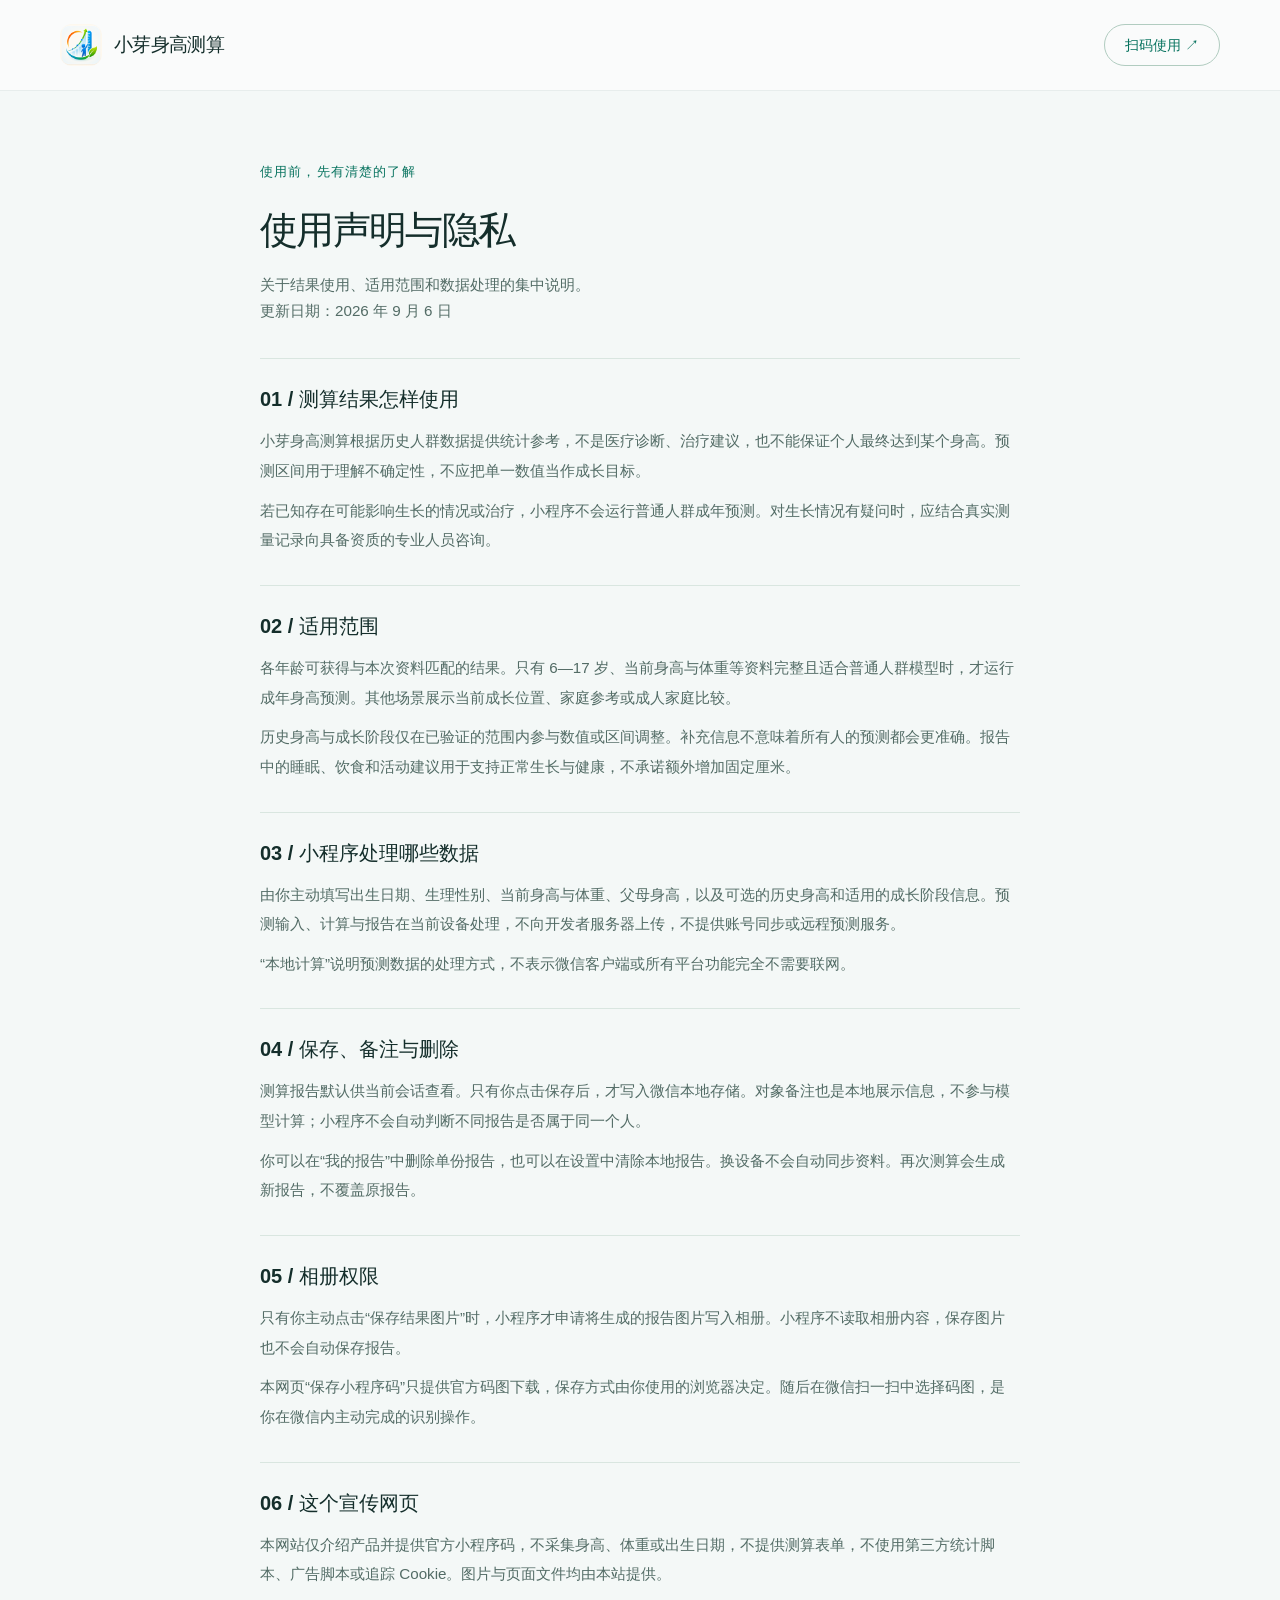
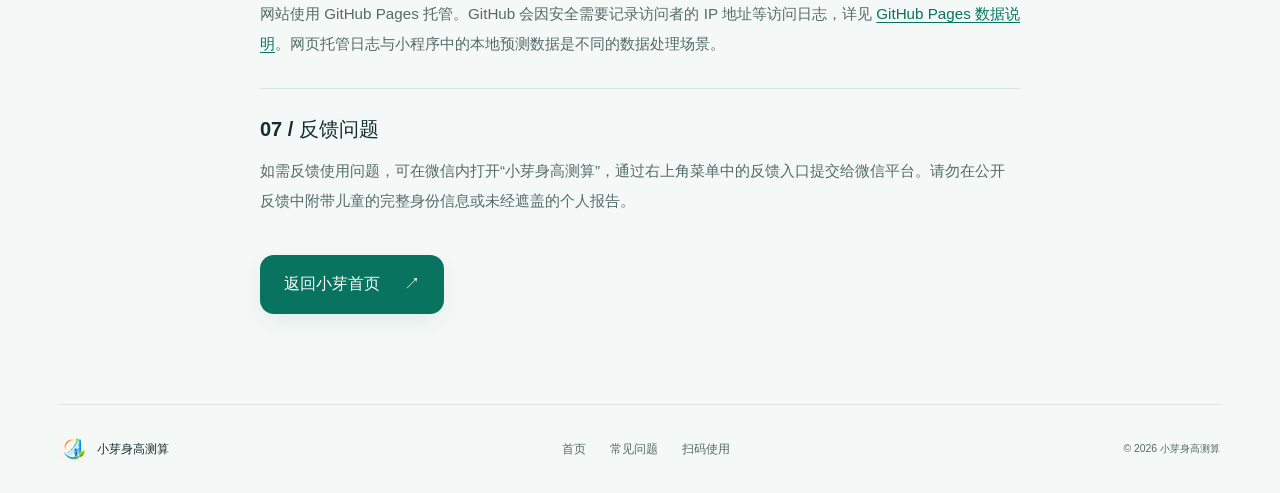
<file: privacy.html>
<!doctype html>
<html lang="zh-CN"><head><meta charset="utf-8"><meta name="viewport" content="width=device-width, initial-scale=1"><title>使用声明与隐私｜小芽身高测算</title><meta name="description" content="了解小芽身高测算的适用范围、结果使用方式，以及本地计算、报告保存删除、相册权限和宣传网页的隐私说明。"><link rel="canonical" href="https://qingxi2020.github.io/privacy.html"><meta name="theme-color" content="#f4f8f7"><link rel="icon" type="image/png" href="/brand-icon.png"><link rel="stylesheet" href="/styles.css"></head><body><a class="skip-link" href="#main">跳到主要内容</a><header class="site-header"><div class="container nav-wrap"><a class="brand" href="/"><img src="/brand-icon.png" width="42" height="42" alt=""><span>小芽身高测算</span></a><nav aria-label="主要导航"><a class="nav-cta" href="/#start">扫码使用 ↗</a></nav></div></header><main class="container legal-page" id="main"><p class="eyebrow">使用前，先有清楚的了解</p><h1>使用声明与隐私</h1><p class="legal-lead">关于结果使用、适用范围和数据处理的集中说明。<br>更新日期：2026 年 9 月 6 日</p>
<section><h2>01 / 测算结果怎样使用</h2><p>小芽身高测算根据历史人群数据提供统计参考，不是医疗诊断、治疗建议，也不能保证个人最终达到某个身高。预测区间用于理解不确定性，不应把单一数值当作成长目标。</p><p>若已知存在可能影响生长的情况或治疗，小程序不会运行普通人群成年预测。对生长情况有疑问时，应结合真实测量记录向具备资质的专业人员咨询。</p></section>
<section><h2>02 / 适用范围</h2><p>各年龄可获得与本次资料匹配的结果。只有 6—17 岁、当前身高与体重等资料完整且适合普通人群模型时，才运行成年身高预测。其他场景展示当前成长位置、家庭参考或成人家庭比较。</p><p>历史身高与成长阶段仅在已验证的范围内参与数值或区间调整。补充信息不意味着所有人的预测都会更准确。报告中的睡眠、饮食和活动建议用于支持正常生长与健康，不承诺额外增加固定厘米。</p></section>
<section><h2>03 / 小程序处理哪些数据</h2><p>由你主动填写出生日期、生理性别、当前身高与体重、父母身高，以及可选的历史身高和适用的成长阶段信息。预测输入、计算与报告在当前设备处理，不向开发者服务器上传，不提供账号同步或远程预测服务。</p><p>“本地计算”说明预测数据的处理方式，不表示微信客户端或所有平台功能完全不需要联网。</p></section>
<section><h2>04 / 保存、备注与删除</h2><p>测算报告默认供当前会话查看。只有你点击保存后，才写入微信本地存储。对象备注也是本地展示信息，不参与模型计算；小程序不会自动判断不同报告是否属于同一个人。</p><p>你可以在“我的报告”中删除单份报告，也可以在设置中清除本地报告。换设备不会自动同步资料。再次测算会生成新报告，不覆盖原报告。</p></section>
<section><h2>05 / 相册权限</h2><p>只有你主动点击“保存结果图片”时，小程序才申请将生成的报告图片写入相册。小程序不读取相册内容，保存图片也不会自动保存报告。</p><p>本网页“保存小程序码”只提供官方码图下载，保存方式由你使用的浏览器决定。随后在微信扫一扫中选择码图，是你在微信内主动完成的识别操作。</p></section>
<section><h2>06 / 这个宣传网页</h2><p>本网站仅介绍产品并提供官方小程序码，不采集身高、体重或出生日期，不提供测算表单，不使用第三方统计脚本、广告脚本或追踪 Cookie。图片与页面文件均由本站提供。</p><p>网站使用 GitHub Pages 托管。GitHub 会因安全需要记录访问者的 IP 地址等访问日志，详见 <a href="https://docs.github.com/en/pages/getting-started-with-github-pages/what-is-github-pages#data-collection" rel="noopener noreferrer" target="_blank">GitHub Pages 数据说明</a>。网页托管日志与小程序中的本地预测数据是不同的数据处理场景。</p></section>
<section><h2>07 / 反馈问题</h2><p>如需反馈使用问题，可在微信内打开“小芽身高测算”，通过右上角菜单中的反馈入口提交给微信平台。请勿在公开反馈中附带儿童的完整身份信息或未经遮盖的个人报告。</p></section>
<a class="button button-primary" href="/">返回小芽首页 <span aria-hidden="true">↗</span></a></main><footer class="site-footer container"><div class="footer-brand"><img src="/brand-icon.png" width="28" height="28" alt=""><span>小芽身高测算</span></div><nav aria-label="页脚导航"><a href="/">首页</a><a href="/#faq">常见问题</a><a href="/#start">扫码使用</a></nav><p>© 2026 小芽身高测算</p></footer></body></html>
</file>
<file: poster.css>
:root{font-family:-apple-system,BlinkMacSystemFont,"PingFang SC","Microsoft YaHei",sans-serif;font-size:16px;color:#073443;background:#f7fcfa;--ink:#073443;--muted:#456470;--green:#00815e;--blue:#007dbc;--gold:#9c6400;color-scheme:light;font-synthesis:none}
*{box-sizing:border-box;min-width:0}html{scroll-behavior:smooth;scroll-padding-top:24px}body{margin:0;line-height:1.75;overflow-wrap:break-word}h1,h2,h3,p{margin:0}h1,h2,h3{line-height:1.4;text-wrap:balance}a{color:inherit;text-decoration:none}img{display:block;max-width:100%;height:auto}a:focus-visible{outline:3px solid #005da1;outline-offset:5px;border-radius:8px}.skip-link{position:absolute;top:-100px;left:20px;padding:12px 20px;background:white;z-index:10}.skip-link:focus{top:15px}.icon{width:70px;height:70px;flex:none;color:var(--green)}
.green-text{color:#007552;background:linear-gradient(130deg,#006344,#009f72);-webkit-background-clip:text;background-clip:text;-webkit-text-fill-color:transparent}.blue-text{color:#007cb9;background:linear-gradient(130deg,#0089cd,#006eba);-webkit-background-clip:text;background-clip:text;-webkit-text-fill-color:transparent}.green{--accent:#00855e;--glow:#bdf0d8}.blue{--accent:#007fbb;--glow:#bcecff}.gold{--accent:#a76a00;--glow:#fff0b7}.teal{--accent:#008878;--glow:#b6f4df}
.site-header{background:#ffffffdf;border-bottom:1px solid #deeee8}.nav-wrap{max-width:1280px;margin:auto;padding:20px 30px;display:flex;gap:26px;justify-content:space-between;align-items:center}.brand{display:flex;align-items:center;gap:10px;font-weight:750;font-size:1.05rem}.brand img{border-radius:10px;flex:none}.site-header nav{display:flex;flex-wrap:wrap;gap:12px 23px;font-size:.83rem;color:var(--muted)}.site-header nav a:hover{color:var(--green)}.button{display:inline-flex;align-items:center;justify-content:center;gap:22px;background:linear-gradient(100deg,#00885d,#00774f);color:#fff;border:1px solid #009768;border-radius:999px;min-height:56px;padding:14px 28px;font-weight:700;line-height:1.55;box-shadow:0 8px 22px #00875620}.button:hover{background:#006f4b}.button-small{font-size:.83rem;min-height:42px;padding:10px 20px}
.poster{position:relative;isolation:isolate;background:radial-gradient(ellipse at 2% 5%,#b9ecd860,transparent 36%),radial-gradient(ellipse at 98% 7%,#fff0ab60,transparent 34%),radial-gradient(ellipse at 80% 91%,#daf3ff65,transparent 35%),#fff;border-bottom:1px solid #e4f0e9}.poster:nth-of-type(2n){background:radial-gradient(ellipse at 0% 5%,#d8f0e880,transparent 40%),radial-gradient(ellipse at 95% 10%,#fff0b960,transparent 38%),radial-gradient(ellipse at 88% 91%,#e2f8d660,transparent 40%),#fff}.poster::after{content:"";position:absolute;z-index:-1;width:60%;height:160px;right:0;bottom:0;border-radius:0 0 0 100%;border-bottom:12px solid #beeac83d;pointer-events:none}.poster-inner{width:min(1120px,calc(100% - 80px));margin:auto;padding:68px 0 74px}.chapter-label{display:flex;justify-content:center;align-items:center;gap:12px;font-size:.8rem;font-weight:650;letter-spacing:.12em;color:#3b6a62;margin-bottom:35px}.chapter-label>span{display:grid;place-items:center;border:1px solid #b7dacc;border-radius:50%;width:32px;height:32px;flex:none;font-variant-numeric:tabular-nums;background:#ffffffa0}.center-heading{text-align:center}.center-heading h2,.privacy-grid h2{font-size:clamp(2.15rem,4.5vw,3.7rem);font-weight:800;letter-spacing:-.035em;line-height:1.45}.lead{font-size:1.17rem;line-height:1.9;margin-top:20px;color:var(--ink)}.brand-line{font-size:1.5rem;font-weight:760;letter-spacing:.03em;margin-bottom:16px}.hero .chapter-label{justify-content:flex-start}.hero-grid{display:grid;grid-template-columns:1.05fr 1fr;gap:20px;align-items:center}.hero h1{font-size:clamp(2.4rem,5vw,4.6rem);line-height:1.35;font-weight:850;letter-spacing:-.04em}.hero-lead{font-size:1.4rem;font-weight:700;margin-top:22px}.hero .lead{margin-top:6px;font-size:1.13rem}.hero .button{margin-top:30px}.hero-art{position:relative}.art-crop{position:relative;isolation:isolate;overflow:clip;pointer-events:none}.art-crop img{position:absolute;max-width:none;height:auto}.overview-crop{aspect-ratio:460/340;mask-image:radial-gradient(ellipse,#000 53%,transparent 75%)}.overview-crop img{width:222.6087%;left:-119.5652%;top:-235.2941%}.art-badge{display:block;text-align:center;font-size:.84rem;color:#247b69;margin-top:8px}.promise-row{display:grid;grid-template-columns:repeat(3,minmax(0,1fr));gap:30px;max-width:960px;margin:65px auto 0}.promise-row>div{display:flex;align-items:center;gap:18px}.promise-row .icon{width:60px;height:60px;filter:drop-shadow(0 6px 6px #37b8a130);padding:9px;border-radius:50%;background:linear-gradient(140deg,#fff,#d4f1e3);border:1px solid #b9e7d5}.promise-row>div:nth-child(2) .icon{color:var(--blue);background:linear-gradient(140deg,#fff,#d5efff);border-color:#cae9f6}.promise-row strong{font-size:1rem}.quiet-note{color:#526b70;font-size:.77rem;line-height:1.95;text-align:center;max-width:860px;margin:26px auto 0}.hero .quiet-note{margin-top:20px;font-size:.68rem}.rise-curve{display:block;width:100%;height:auto;overflow:visible}.model-visual{position:relative;max-width:970px;margin:30px auto 5px}.prediction-label{position:absolute;right:0;top:0;font-size:.8rem;color:#8b6500;border:1px solid #eacb62;background:#fffdf0;padding:6px 16px;border-radius:999px}.metric-grid{display:grid;grid-template-columns:repeat(2,minmax(0,1fr));gap:26px;max-width:970px;margin:auto}.metric-card{display:flex;align-items:center;justify-content:space-between;gap:18px;padding:28px 34px;background:linear-gradient(140deg,#fff,#f5fffa);border:1px solid #d5ebe3;border-radius:28px;box-shadow:0 10px 28px #287b6c12,inset 0 0 20px #fff}.metric-card .icon{color:#2cb895;opacity:.7;width:75px;height:75px}.metric-number{font-size:clamp(3rem,6.5vw,5.5rem);line-height:1.2;font-weight:800;letter-spacing:-.04em;font-variant-numeric:tabular-nums}.metric-number span{font-size:.4em;letter-spacing:0}.metric-card h3{font-size:1.08rem;margin-top:10px}.metric-kicker{font-size:1.05rem;margin-bottom:5px}.blue-card{background:linear-gradient(140deg,#fff,#f6fcff);border-color:#dceff5}.blue-card .icon{color:#168dc9}.statement{text-align:center;font-size:clamp(1.45rem,2.9vw,2.25rem);font-weight:750;line-height:1.75;margin:42px auto 0;max-width:1060px;letter-spacing:.02em}.statement-small{font-size:clamp(1.2rem,2vw,1.65rem)}.evidence-note{font-size:.76rem;color:#566c70;text-align:center;max-width:880px;margin:20px auto 0;line-height:1.9}.chapter-cta{display:flex;align-items:center;justify-content:center;gap:18px;width:fit-content;max-width:100%;padding:10px 28px;margin:28px auto 0;border:1px solid #8fcfb6;border-radius:999px;background:#ffffffb0;font-size:.86rem;font-weight:700;color:#00734f}.chapter-cta:hover{background:#e9f8ef}.mobile-break{display:none}
.dimension-map{position:relative;display:grid;grid-template-columns:1fr .9fr 1fr;grid-template-areas:"one hub two" "three hub four" "five hub six";gap:24px 55px;max-width:990px;margin:45px auto 0;align-items:center}.dimension-map::before{content:"";position:absolute;inset:15% 14%;border:2px dashed #bee9da;border-radius:50%;z-index:-1}.dimension-hub{grid-area:hub;aspect-ratio:1;border-radius:50%;background:linear-gradient(130deg,#83e3b9,#16bba7 55%,#0aafed);box-shadow:0 0 0 10px #fff,0 0 0 13px #d6f1e8,0 14px 30px #18b99b28;display:flex;flex-direction:column;justify-content:center;align-items:center;padding:22px;gap:9px;text-align:center}.dimension-hub img{width:42%;border-radius:20px;box-shadow:0 6px 18px #00765918}.dimension-hub strong{font-size:1.1rem;color:#073a41}.dimension-hub span{font-size:.75rem;color:#073a41}.dimension-card{text-align:center;padding:24px 18px;background:radial-gradient(ellipse at 50% 25%,var(--glow),transparent 63%),#fff;border:1px solid #e1eeeb;border-radius:28px;box-shadow:0 8px 25px #256d7610;align-self:stretch}.dimension-card .icon{display:block;width:72px;height:72px;margin:0 auto 10px;color:var(--accent)}.dimension-card h3{font-size:1.12rem;color:var(--accent)}.dimension-card p{font-size:.75rem;color:var(--muted);margin-top:7px}.dimension-1{grid-area:one}.dimension-2{grid-area:two}.dimension-3{grid-area:three}.dimension-4{grid-area:four}.dimension-5{grid-area:five}.dimension-6{grid-area:six}.principle-row{display:flex;justify-content:center;flex-wrap:wrap;gap:22px 60px;margin-top:40px}.principle-row p{display:flex;align-items:center;gap:16px;font-size:1.04rem}.principle-row .icon{width:48px;height:48px;background:#dff3e9;border-radius:50%;padding:6px}.principle-row p+ p .icon{color:var(--blue);background:#e4f5ff}
.age-staircase{display:grid;grid-template-columns:repeat(4,minmax(0,1fr));gap:22px;margin-top:48px;position:relative;z-index:1;align-items:start}.age-card{position:relative;padding:25px 24px 30px;border:1px solid #e0ece8;border-radius:32px;background:linear-gradient(150deg,#fff,var(--glow) 240%);box-shadow:0 13px 30px #29686513;min-height:360px;display:flex;flex-direction:column;align-items:center;text-align:center}.age-card:nth-child(1){margin-top:120px}.age-card:nth-child(2){margin-top:80px}.age-card:nth-child(3){margin-top:40px}.age-label{display:block;border-radius:999px;border:1px solid var(--accent);padding:5px 17px;color:var(--accent);font-size:1.05rem;font-weight:750;background:white}.age-card .icon{width:88px;height:88px;color:var(--accent);margin:26px auto}.age-card h3{font-size:1.05rem}.age-card p{font-size:.82rem;color:var(--muted);margin-top:12px;line-height:1.95}.age-curve{margin-top:-140px;pointer-events:none}.ages-poster .statement{margin-top:20px}
.privacy-grid{display:grid;grid-template-columns:1fr 1fr;gap:20px;align-items:center}.privacy-promises{list-style:none;margin:35px 0 0;padding:0;display:grid;gap:22px}.privacy-promises li{font-size:1.3rem;display:flex;align-items:center;gap:17px}.privacy-promises li::before{content:"✓";display:grid;place-items:center;flex:none;width:32px;height:32px;border-radius:50%;background:linear-gradient(140deg,#20b58b,#008969);color:#fff;font-size:1rem}.privacy-crop{aspect-ratio:570/580;mask-image:radial-gradient(ellipse,#000 50%,transparent 75%)}.privacy-crop img{width:179.6491%;left:-77.193%;top:-72.4138%}.privacy-points{display:grid;grid-template-columns:repeat(3,minmax(0,1fr));gap:20px;margin-top:40px}.privacy-points article{display:flex;align-items:center;gap:18px;background:#ffffffdd;border:1px solid #e1ede6;border-radius:25px;padding:25px 22px;box-shadow:0 8px 22px #23664d0c}.privacy-points .icon{width:48px;height:48px}.privacy-points article:nth-child(2) .icon{color:var(--blue)}.privacy-points article:nth-child(3) .icon{color:var(--gold)}.privacy-points p{font-size:.89rem}
.report-map{display:grid;grid-template-columns:1fr 1.22fr 1fr;grid-template-areas:"a core b" "c core d" "e core f";gap:24px;margin:45px auto 0;align-items:stretch;position:relative;max-width:990px}.report-map::before{content:"";position:absolute;inset:20%;border:2px dashed #a8dacb;z-index:-1}.report-center{grid-area:core;border:1px solid #bee4d7;border-radius:32px;box-shadow:0 14px 35px #16766119;background:radial-gradient(ellipse at 55% 20%,#e7f7ed,transparent 65%),#fff;display:flex;flex-direction:column;align-items:center;justify-content:center;padding:32px 28px;text-align:center}.report-pill{display:block;padding:6px 22px;border-radius:10px;background:#008361;color:#fff;font-size:1rem;font-weight:700}.report-center .icon{width:120px;height:120px;margin:32px auto 25px;color:#36b49c}.report-center>strong{font-size:2rem;line-height:1.6}.report-center p{font-size:.81rem;color:var(--muted);margin-top:20px}.spectrum{width:100%;height:8px;background:linear-gradient(90deg,#13adf4,#50d6ce,#34c998,#b0d955,#ffd43c);border-radius:99px;margin-top:24px}.report-module{background:#fff;border:1px solid #dcece5;border-radius:25px;padding:24px;text-align:center;box-shadow:0 8px 24px #38778312}.report-module h3{font-size:1.04rem;color:var(--accent)}.report-module .icon{display:block;color:var(--accent);margin:18px auto 12px;width:68px;height:68px}.report-module p{font-size:.76rem;color:var(--muted)}.report-module-1{grid-area:a}.report-module-2{grid-area:b}.report-module-3{grid-area:c}.report-module-4{grid-area:d}.report-module-5{grid-area:e}.report-module-6{grid-area:f}.free-label{text-align:center;font-size:1.1rem;color:#00724f;margin-top:20px;font-weight:700}
.time-bridge{display:flex;align-items:center;justify-content:space-between;gap:25px;max-width:880px;margin:38px auto 0}.time-bridge>span{padding:8px 25px;border-radius:999px;background:linear-gradient(100deg,#dff8ff,#e8f9ff);border:1px solid #abe0f5;color:#006f9e;font-weight:700;font-size:1.1rem}.time-bridge>span:last-child{background:#fff8da;border-color:#efdaa1;color:#936000}.time-bridge strong{font-size:1.6rem;color:#0b8167;letter-spacing:.1em}.time-bridge em{font-style:normal}.record-art{position:relative;max-width:860px;height:420px;margin:32px auto 0}.mini-report{position:absolute;width:340px;background:linear-gradient(145deg,#fff,#f7fffb);border:1px solid #d8e9e4;border-radius:26px;box-shadow:0 12px 35px #2872781c;padding:25px;z-index:1}.old-report{left:15%;top:10px;transform:rotate(-6deg)}.new-report{right:10%;top:70px;transform:rotate(7deg);background:linear-gradient(145deg,#fff,#f5fbff)}.mini-report>div:first-child{display:flex;align-items:center;gap:12px;color:#00856f;font-size:1.05rem}.mini-report .icon{width:43px;height:43px}.mini-report small{display:block;color:#5a7c82;font-size:.73rem}.mini-bars{display:flex;align-items:end;gap:14px;height:84px;margin:25px 0 15px}.mini-bars i{height:60%;width:22px;background:linear-gradient(#8cead4,#13b18d);border-radius:3px}.mini-bars i:nth-child(2){height:80%;background:linear-gradient(#7fdbfa,#11a4e6)}.mini-bars i:nth-child(3){height:70%}.mini-bars i:nth-child(4){height:95%;background:linear-gradient(#ffe992,#e9bd19)}.mini-report>svg{display:block;width:100%;height:auto}.record-art>.rise-curve{position:absolute;bottom:0;left:0;z-index:0}.local-label{display:flex;align-items:center;justify-content:center;gap:12px;max-width:100%;width:fit-content;margin:8px auto 0;border:1px solid #8ed9be;background:#fff;padding:8px 24px;border-radius:999px;color:#00815d;font-size:1.08rem;font-weight:650;box-shadow:0 4px 20px #109c7310}.local-label .icon{width:32px;height:32px}.repeat-grid{display:grid;grid-template-columns:repeat(3,minmax(0,1fr));gap:24px;margin-top:40px}.repeat-grid article{text-align:center;padding:28px 25px;background:#ffffffda;border:1px solid #e0ebe6;box-shadow:0 8px 25px #1e6f6612;border-radius:25px}.repeat-grid .icon{display:block;width:64px;height:64px;margin:0 auto 20px}.repeat-grid article:nth-child(2) .icon{color:var(--blue)}.repeat-grid article:nth-child(3) .icon{color:var(--gold)}.repeat-grid h3{font-size:1.05rem;line-height:1.65}.repeat-grid p{font-size:.87rem;color:var(--muted);margin-top:12px}
.scan-section{background:radial-gradient(ellipse at 95% 20%,#fff1b660,transparent 40%),#edf9f2;padding:74px 40px}.scan-inner{max-width:970px;display:grid;grid-template-columns:1.2fr 1fr;align-items:center;gap:80px;margin:auto}.scan-inner h2{font-size:2.8rem;font-weight:800}.scan-help{font-size:.84rem;max-width:430px;color:var(--muted);margin-top:20px}.scan-inner .button{margin-top:26px}.scan-card{display:block;background:#fff;border:1px solid #d3e7dc;border-radius:30px;box-shadow:0 18px 50px #17735a16;padding:28px;max-width:350px;justify-self:center}.scan-card img{width:100%;height:auto}.scan-card span{display:block;text-align:center;font-size:.8rem;margin-top:16px;color:#007553;font-weight:650}.site-footer{display:flex;flex-wrap:wrap;align-items:center;justify-content:space-between;gap:20px;max-width:1180px;margin:auto;padding:30px;font-size:.8rem;color:var(--muted)}.site-footer .brand{font-size:.88rem}.site-footer p{font-size:.7rem}
@media(max-width:1050px){.site-header nav{display:none}.poster-inner{width:calc(100% - 56px)}.hero-grid{gap:0}.hero h1{font-size:3.6rem}.hero-art{margin-left:-20px}.promise-row{gap:22px}.promise-row>div{flex-direction:column;align-items:center;text-align:center;gap:12px}.dimension-map{gap:20px 30px;grid-template-columns:1fr .9fr 1fr}.dimension-hub{padding:15px}.age-staircase{gap:15px}.age-card{padding:22px 18px}.age-label{padding-inline:12px;font-size:.9rem}.privacy-points article{flex-direction:column;text-align:center;gap:14px}.metric-card{padding:26px}.metric-card .icon{width:55px;height:55px}.scan-inner{gap:40px}.report-center{padding:28px 20px}.report-module{padding:22px 18px}}
@media(max-width:760px){.nav-wrap{padding:16px 20px;gap:16px}.brand{font-size:.94rem}.brand img{width:34px;height:34px}.button-small{font-size:.75rem;padding:9px 15px}.poster-inner{width:calc(100% - 40px);padding:48px 0 52px}.chapter-label{font-size:.73rem;letter-spacing:.05em;margin-bottom:25px}.hero .chapter-label{justify-content:center}.hero-grid{grid-template-columns:1fr;text-align:center}.hero h1{font-size:clamp(2.4rem,8vw,3.7rem)}.brand-line{font-size:1.2rem}.hero-lead{font-size:1.16rem}.hero .lead{font-size:1rem}.hero-art{max-width:530px;width:100%;margin:0 auto}.overview-crop{margin-top:8px}.art-badge{margin-top:-12px;font-size:.76rem}.hero .button{margin-top:24px}.promise-row{gap:15px;margin-top:35px}.promise-row strong{font-size:.84rem}.promise-row .icon{width:53px;height:53px}.center-heading h2,.privacy-grid h2{font-size:clamp(2rem,6vw,2.8rem);line-height:1.5}.lead{font-size:1rem;margin-top:18px}.model-visual{margin-top:28px}.prediction-label{font-size:.68rem;padding:3px 10px;top:-12px}.metric-grid{gap:15px}.metric-card{padding:24px 20px}.metric-card .icon{display:none}.metric-card h3{font-size:.92rem}.metric-number{font-size:3.6rem}.metric-kicker{font-size:.89rem}.statement{margin-top:32px;font-size:1.55rem}.statement-small{font-size:1.2rem}.evidence-note,.quiet-note{font-size:.75rem}.dimension-map{grid-template-columns:1fr 1fr;grid-template-areas:"hub hub" "one two" "three four" "five six";gap:18px;margin-top:32px}.dimension-map::before{display:none}.dimension-hub{width:180px;max-width:100%;margin:0 auto 12px}.dimension-card{padding:22px 16px;border-radius:23px}.dimension-card h3{font-size:1rem}.dimension-card p{font-size:.75rem}.dimension-card .icon{width:60px;height:60px}.principle-row{gap:18px;margin-top:28px}.principle-row p{font-size:.94rem}.principle-row .icon{width:40px;height:40px}.age-staircase{grid-template-columns:repeat(2,minmax(0,1fr));gap:20px;margin-top:30px}.age-card:nth-child(n){margin-top:0;min-height:0;height:100%;padding:24px 20px}.age-card .icon{width:75px;height:75px;margin-block:22px}.age-label{font-size:1rem}.age-card h3{font-size:1rem}.age-card p{font-size:.82rem}.age-curve{margin-top:0}.ages-poster .statement{margin-top:0}.privacy-grid{grid-template-columns:1fr}.privacy-grid h2{text-align:center}.privacy-promises{width:fit-content;max-width:100%;margin:28px auto 0;gap:17px}.privacy-promises li{font-size:1.12rem}.privacy-crop{width:min(480px,100%);margin:auto}.privacy-points{gap:15px;margin-top:0}.privacy-points article{padding:22px 15px}.privacy-points p{font-size:.8rem}.report-map{grid-template-columns:1fr 1fr;grid-template-areas:"core core" "a b" "c d" "e f";gap:18px;margin-top:30px}.report-center{width:min(360px,100%);justify-self:center;padding:25px;margin-bottom:5px}.report-center .icon{width:84px;height:84px;margin:23px auto 15px}.report-center>strong{font-size:1.7rem}.report-center>strong br{display:none}.report-center p{font-size:.8rem}.report-module h3{font-size:.98rem}.report-module p{font-size:.76rem}.report-module{padding:22px 18px}.free-label{font-size:1rem}.time-bridge{gap:16px}.time-bridge>span{font-size:.86rem;padding:6px 16px}.time-bridge strong{font-size:1.1rem;letter-spacing:0}.record-art{height:340px;max-width:550px}.mini-report{width:260px;padding:20px}.old-report{left:3%}.new-report{right:3%;top:60px}.mini-report>div:first-child{font-size:.95rem}.mini-report small{font-size:.7rem}.mini-bars{height:65px;margin-top:15px}.mini-report .icon{width:36px;height:36px}.local-label{font-size:1rem}.repeat-grid{gap:16px;margin-top:30px}.repeat-grid article{padding:23px 18px}.repeat-grid h3{font-size:.94rem}.repeat-grid p{font-size:.81rem}.scan-section{padding:50px 25px}.scan-inner{grid-template-columns:1fr;text-align:center;gap:35px}.scan-inner h2{font-size:2.4rem}.scan-help{margin:20px auto 0}.scan-card{width:min(320px,100%)}.site-footer{justify-content:center;padding:25px 20px}.site-footer p{width:100%;text-align:center}}
@media(max-width:500px){.promise-row{grid-template-columns:1fr;max-width:310px;gap:18px}.promise-row>div{flex-direction:row;text-align:left}.promise-row strong{font-size:.93rem}.hero-art{margin-top:8px}.metric-grid{grid-template-columns:1fr;gap:18px}.metric-card{padding:25px 28px}.metric-card .icon{display:block;width:62px;height:62px}.metric-number{font-size:4rem}.metric-card h3{font-size:1rem}.mobile-break{display:block}.dimension-map{gap:14px}.dimension-card p{font-size:.77rem}.age-staircase{grid-template-columns:1fr;gap:18px}.age-card:nth-child(n){padding:26px}.age-card .icon{margin-block:18px}.age-card h3{font-size:1.12rem}.age-card p{font-size:.9rem;max-width:300px}.age-label{font-size:1.15rem}.age-curve{margin-bottom:15px}.privacy-points{grid-template-columns:1fr;gap:16px}.privacy-points article{flex-direction:row;text-align:left;gap:20px;padding:24px}.privacy-points p{font-size:.93rem}.privacy-points .icon{width:50px;height:50px}.report-map{grid-template-columns:1fr;grid-template-areas:"core" "a" "b" "c" "d" "e" "f"}.report-module{display:grid;grid-template-columns:65px 1fr;column-gap:20px;text-align:left;padding:23px}.report-module .icon{grid-column:1;grid-row:1/3;margin:0;width:60px;height:60px;align-self:center}.report-module h3{grid-column:2;grid-row:1;font-size:1.03rem}.report-module p{grid-column:2;grid-row:2;font-size:.84rem;margin-top:8px}.time-bridge{gap:10px;flex-wrap:wrap;justify-content:center}.time-bridge strong{order:3;flex-basis:100%;text-align:center;font-size:1.4rem}.record-art{height:330px;max-width:340px}.mini-report{width:225px;padding:17px}.old-report{left:0}.new-report{right:0;top:75px}.mini-report>div:first-child{font-size:.86rem;gap:9px}.mini-report small{font-size:.65rem}.mini-bars{height:50px;gap:12px}.mini-report .icon{width:32px;height:32px}.repeat-grid{grid-template-columns:1fr;gap:18px}.repeat-grid article{padding:25px}.repeat-grid h3{font-size:1.06rem}.repeat-grid p{font-size:.9rem}.repeat-grid .icon{width:60px;height:60px;margin-bottom:15px}.statement{font-size:1.3rem;letter-spacing:0}.statement-small{font-size:1.14rem}.chapter-cta{font-size:.85rem;padding:10px 22px}}
@media(max-width:360px){.poster-inner{width:calc(100% - 32px)}.nav-wrap{padding-inline:16px;gap:12px}.brand{font-size:.82rem;gap:8px}.brand img{width:30px;height:30px}.button-small{font-size:.7rem;padding:8px 12px}.hero h1{font-size:2.45rem}.center-heading h2,.privacy-grid h2{font-size:1.9rem}.dimension-map{grid-template-columns:1fr;grid-template-areas:"hub" "one" "two" "three" "four" "five" "six"}.dimension-card{padding:25px}.dimension-card h3{font-size:1.1rem}.dimension-card p{font-size:.84rem}.metric-card{padding:24px}.metric-card .icon{width:46px;height:46px}.metric-number{font-size:3.65rem}.record-art{height:310px}.mini-report{width:205px}.report-module{padding:20px;column-gap:15px;grid-template-columns:50px 1fr}.report-module .icon{width:48px;height:48px}}
@media(prefers-reduced-motion:reduce){html{scroll-behavior:auto}}
.quick-faq{max-width:970px;margin:55px auto 0;border-top:1px solid #bddccd;padding-top:28px}.quick-faq h3{font-size:1.1rem;margin-bottom:12px}.quick-faq details{border-bottom:1px solid #cce2d6}.quick-faq summary{cursor:pointer;font-size:.9rem;padding:17px 0;font-weight:650}.quick-faq details p{font-size:.85rem;color:var(--muted);padding:0 0 20px}.quick-faq summary:focus-visible{outline:3px solid #005da1;outline-offset:4px}.metric-card{flex-wrap:wrap}.metric-card>div{flex:1 1 13rem}

/* Put the official mini-program code first on compact screens. */
@media(max-width:760px){#start .scan-card{grid-row:1}}
</file>
<file: styles.css>
:root{color-scheme:light;--ink:#142e2b;--muted:#536c66;--brand:#08735f;--green:#0c9b7b;--paper:#f4f8f7;--line:#d9e6e0;--soft:#e7f4ed;font-family:-apple-system,BlinkMacSystemFont,"PingFang SC","Microsoft YaHei",sans-serif;font-size:16px;color:var(--ink);background:var(--paper);font-synthesis:none}
*{box-sizing:border-box;min-width:0}html{scroll-behavior:smooth;scroll-padding-top:32px}body{margin:0;line-height:1.7;overflow-wrap:break-word}a{color:inherit;text-decoration:none}img{max-width:100%;height:auto;display:block}button,a,summary{-webkit-tap-highlight-color:transparent}a:focus-visible,summary:focus-visible{outline:3px solid #176eae;outline-offset:6px;border-radius:5px}h1,h2,h3,p{margin:0}h1,h2,h3{text-wrap:balance}h1{font-size:clamp(2.55rem,4.7vw,4.25rem);line-height:1.25;letter-spacing:-.045em;font-weight:780}h2{font-size:clamp(1.85rem,3.1vw,2.6rem);line-height:1.4;letter-spacing:-.035em;font-weight:730}h3{font-size:1.4rem;line-height:1.6;font-weight:680}p{color:var(--muted)}.container{width:min(1160px,calc(100% - 80px));margin-inline:auto}.skip-link{position:absolute;left:16px;top:-100px;padding:10px 18px;background:white;z-index:20}.skip-link:focus{top:10px}.site-header{border-bottom:1px solid rgba(20,76,66,.08);background:rgba(255,255,255,.55)}.nav-wrap{min-height:90px;display:flex;justify-content:space-between;align-items:center;gap:24px;padding-block:18px}.brand{display:flex;align-items:center;gap:12px;font-size:1.17rem;font-weight:750;letter-spacing:-.035em}.brand img{border-radius:12px;flex-shrink:0}.site-header nav{display:flex;align-items:center;gap:32px;font-size:.9rem;color:var(--muted)}.site-header nav a:hover,.text-link:hover,.site-footer a:hover{color:var(--brand)}.site-header .nav-cta{border:1px solid #b1ccc0;border-radius:999px;padding:8px 20px;font-weight:650;color:var(--brand)}.nav-cta span{margin-left:10px}.hero{display:grid;grid-template-columns:1.16fr 1fr;align-items:center;gap:54px;padding-top:68px;padding-bottom:84px}.eyebrow{font-size:.8rem;font-weight:650;letter-spacing:.09em;color:var(--brand);margin-bottom:24px;display:flex;align-items:center;gap:9px}.status-dot{width:7px;height:7px;background:var(--green);border-radius:50%;box-shadow:0 0 0 5px #e0f0e8;flex:none}.hero h1 span:not(.title-dot){color:var(--brand)}.title-dot{color:#d9ae55}.hero-description{margin-top:28px;font-size:1.01rem;line-height:1.95}.hero-actions{display:flex;align-items:center;gap:27px;flex-wrap:wrap;margin-top:34px}.button{display:inline-flex;align-items:center;justify-content:center;gap:24px;padding:17px 24px;min-height:58px;border-radius:14px;font-weight:650;line-height:1.55;transition:background .15s,transform .15s}.button-primary{color:#fff;background:var(--brand);box-shadow:0 8px 20px #08735f13}.button-primary:hover{background:#075b4c;transform:translateY(-2px)}.text-link{font-size:.9rem;font-weight:650;display:inline-flex;gap:18px;align-items:center;color:var(--brand)}.hero-promises{list-style:none;display:flex;gap:22px;flex-wrap:wrap;padding:0;margin:22px 0 0;font-size:.73rem;color:var(--muted)}.hero-promises li::before{content:"✓";margin-right:6px;color:var(--brand)}.hero-visual{position:relative;isolation:isolate;padding:34px 28px 0}.orbit{position:absolute;border-radius:50%;border:1px solid #bfdccd;z-index:-1;pointer-events:none}.orbit-one{width:100%;aspect-ratio:1;left:0;top:50px;background:radial-gradient(ellipse at 60% 60%,#d8eedc,transparent 73%)}.orbit-two{width:85%;aspect-ratio:1;left:7.5%;top:85px;border-color:#d1e6da}.growth-note{display:flex;gap:10px;align-items:center;font-size:.66rem;line-height:1.65;padding:12px 20px;background:#fffef6;border:1px solid #e9e5ca;border-radius:14px;position:absolute;top:0;left:0;z-index:2;box-shadow:0 8px 25px #48634509;transform:rotate(-5deg)}.growth-note strong{font-size:.78rem;font-weight:650}.leaf-icon{display:grid;place-items:center;width:32px;height:32px;border-radius:50%;background:#e9eed0;color:#526b34;font-size:1.4rem}.scan-card{margin-inline:auto;max-width:350px;padding:25px 26px 24px;background:#fff;border:1px solid #dfebe4;border-radius:24px;box-shadow:0 24px 65px #25543a14;position:relative;scroll-margin-top:30px;text-align:center}.scan-card-heading{display:flex;align-items:center;gap:10px;justify-content:center;text-align:left}.scan-card-heading strong{font-size:.95rem;display:block}.scan-card-heading span{font-size:.68rem;display:block;color:var(--muted)}.scan-card-heading img{border-radius:10px}.code-link{display:block;margin:17px auto 12px;max-width:235px;padding:4px}.miniprogram-code{width:100%;height:auto}.scan-card h2{font-size:.88rem;letter-spacing:0;line-height:1.65}.scan-card p{font-size:.73rem;margin-top:8px;line-height:1.8}.code-download{display:inline-flex;gap:18px;align-items:center;justify-content:center;color:var(--brand);font-weight:650;font-size:.76rem;border-bottom:1px solid #bad8ca;margin-top:14px;padding:4px 0}.visual-caption{font-size:.69rem;text-align:center;color:var(--muted);margin-top:25px;letter-spacing:.08em}.visual-caption span{color:#b19a61;margin-right:9px}.trust-strip{background:#e9f1ed;border-block:1px solid #dce8e0}.trust-grid{display:grid;grid-template-columns:repeat(3,1fr);gap:32px;padding-block:30px}.trust-grid>div{display:flex;gap:14px;align-items:flex-start}.trust-number{font-size:.76rem;font-variant-numeric:tabular-nums;color:var(--muted);padding-top:4px}.trust-grid strong{font-size:.9rem;font-weight:650}.trust-grid p{font-size:.72rem;margin-top:4px}.section{padding-block:92px}.section-heading{display:flex;justify-content:space-between;align-items:flex-end;gap:32px;margin-bottom:38px}.section-heading .eyebrow{margin-bottom:16px}.section-heading>p{font-size:.9rem;line-height:1.9;padding-bottom:6px}.report-grid{display:grid;grid-template-columns:repeat(2,minmax(0,1fr));gap:20px}.report-card{display:flex;flex-direction:column;align-items:flex-start;background:#fff;border:1px solid #dfe9e3;border-radius:22px;padding:34px 36px}.card-index{font-size:.71rem;letter-spacing:.04em;color:var(--brand);margin-bottom:20px}.report-card h3{margin-bottom:15px}.report-card>p{font-size:.87rem;line-height:1.9;max-width:410px;margin-bottom:26px}.report-primary{background:#e6f2eb}.card-tag{font-size:.68rem;color:#4c6e5e;border-top:1px solid #d6e4db;width:100%;padding-top:16px;margin-top:auto}.range-illustration{width:100%;margin-bottom:28px}.range-illustration>span{font-size:.7rem;color:var(--muted)}.range-track{background:#cfdfd3;height:6px;margin-top:18px;position:relative;border-radius:20px}.range-track i{display:block;position:absolute;left:20%;width:62%;top:-6px;height:18px;background:#8fc7a6;border-radius:20px}.range-track b{display:block;position:absolute;left:57%;top:-13px;width:3px;height:32px;background:var(--brand);border-radius:10px}.range-labels{display:flex;justify-content:space-between;margin-top:20px;font-size:.65rem;color:var(--muted)}.position-illustration{display:flex;gap:11px;align-items:flex-end;width:100%;height:104px;padding-block:0 20px;margin-top:auto;margin-bottom:22px}.position-illustration i{display:block;flex:1;border-radius:5px;background:#e6eeea;height:35%}.position-illustration i:nth-child(2),.position-illustration i:nth-child(6){height:60%}.position-illustration i:nth-child(3),.position-illustration i:nth-child(5){height:83%}.position-illustration i:nth-child(4){height:100%;background:#9fc8b2}.record-section{background:#e7f1eb;border-block:1px solid #dce8e0}.record-grid{display:grid;grid-template-columns:1.07fr 1fr;gap:78px;align-items:center;padding-block:78px}.record-visual{border:1px solid #cfe0d4;border-radius:24px;background:#f9fcf9;padding:30px}.record-topline{display:flex;justify-content:space-between;gap:16px;align-items:center;font-size:.9rem}.record-topline span+span{font-size:.64rem;color:var(--brand);background:#e5f1e7;padding:4px 10px;border-radius:999px}.growth-line{display:block;width:100%;height:auto;margin-top:30px}.record-labels{display:flex;justify-content:space-between;font-size:.7rem;color:var(--muted);margin-top:20px}.illustration-note{text-align:center;font-size:.62rem;margin-top:24px;color:#60736a}.record-copy .eyebrow{margin-bottom:17px}.record-copy>p:not(.eyebrow){font-size:.86rem;line-height:1.95;margin-top:20px}.record-copy .text-link{margin-top:25px}.steps{list-style:none;padding:0;display:grid;grid-template-columns:repeat(3,minmax(0,1fr));gap:44px;margin:48px 0 0}.step-number{display:grid;place-items:center;width:42px;height:42px;border:1px solid #b7cebf;border-radius:50%;font-size:.9rem;color:var(--brand);margin-bottom:23px}.steps h3{font-size:1.13rem;margin-bottom:12px}.steps p{font-size:.86rem;line-height:1.9}.faq-section{display:grid;grid-template-columns:.85fr 1.4fr;gap:90px;border-top:1px solid var(--line)}.faq-intro{font-size:.86rem;margin-top:25px}.faq-list{border-top:1px solid var(--line)}details{border-bottom:1px solid var(--line)}summary{cursor:pointer;list-style:none;display:flex;align-items:center;justify-content:space-between;gap:22px;padding:22px 0;font-size:.95rem;font-weight:600}summary::-webkit-details-marker{display:none}summary::after{content:"+";font-size:1.2rem;font-weight:400;color:var(--brand);flex-shrink:0}details[open] summary::after{content:"−"}details>p{font-size:.86rem;line-height:1.95;padding:0 30px 23px 0}.final-cta{display:flex;align-items:center;justify-content:space-between;gap:60px;padding:53px 64px;background:#dfefe4;border:1px solid #cfe1d5;border-radius:28px;margin-bottom:62px}.final-cta .eyebrow{margin-bottom:15px}.final-cta h2{font-size:2.35rem}.final-cta p:not(.eyebrow){font-size:.86rem;margin-top:18px}.final-cta .button{margin-top:25px}.bottom-code{display:block;background:#fff;padding:18px 18px 12px;border-radius:20px;text-align:center;width:216px;max-width:100%;flex-shrink:0;box-shadow:0 12px 25px #25543a0a}.bottom-code span{display:block;font-size:.69rem;margin-top:10px;color:var(--brand)}.site-footer{display:flex;align-items:center;justify-content:space-between;gap:22px;padding-block:30px;border-top:1px solid var(--line);font-size:.75rem}.footer-brand{display:flex;align-items:center;gap:9px;font-weight:650}.site-footer nav{display:flex;gap:24px;color:var(--muted)}.site-footer>p{font-size:.65rem}.legal-page{max-width:760px;padding-block:70px 90px}.legal-page h1{font-size:2.35rem;margin-bottom:18px}.legal-lead{font-size:.95rem;margin-bottom:35px}.legal-page section{margin-top:30px;padding-top:26px;border-top:1px solid var(--line)}.legal-page h2{font-size:1.25rem;margin-bottom:13px;letter-spacing:0}.legal-page section p{font-size:.95rem;line-height:1.95;margin-top:10px}.legal-page section a{color:var(--brand);text-decoration:underline;text-underline-offset:3px}.legal-page .button{margin-top:40px}.error-page{text-align:center;min-height:65vh;display:flex;flex-direction:column;align-items:center;justify-content:center;gap:24px;padding-block:60px}.error-page h1{font-size:2.4rem}
@media(min-width:1400px){.hero{padding-top:90px;padding-bottom:100px}}
@media(max-width:1000px){.container{width:calc(100% - 56px)}.hero{gap:20px}.hero-visual{padding-inline:15px}.hero-promises{gap:10px 16px}.hero-description{font-size:.92rem}.desktop-break{display:none}.trust-grid{gap:20px}.trust-grid>div{gap:10px}.record-grid{gap:35px}.faq-section{gap:45px}.site-footer{flex-wrap:wrap}.final-cta{padding-inline:42px}}
@media(max-width:760px){.container{width:calc(100% - 40px)}.nav-wrap{min-height:78px;gap:12px;padding-block:15px}.brand{font-size:1rem;gap:8px}.brand img{width:34px;height:34px}.site-header nav{gap:0}.site-header nav>a:not(.nav-cta){display:none}.site-header .nav-cta{padding:7px 12px;font-size:.75rem}.nav-cta span{margin-left:3px}.hero{grid-template-columns:1fr;gap:40px;padding-block:47px 50px}.hero-copy{max-width:530px;margin-inline:auto;width:100%}.hero h1{font-size:clamp(2.4rem,8vw,3.35rem)}.hero .eyebrow{font-size:.72rem;margin-bottom:24px}.hero-description{font-size:.95rem;margin-top:22px}.hero-actions{gap:22px;margin-top:26px}.hero-promises{font-size:.7rem}.hero-visual{width:min(440px,100%);margin:auto;padding-top:34px;padding-inline:20px}.growth-note{left:5px}.scan-card{max-width:330px}.trust-grid{grid-template-columns:1fr;gap:23px;padding-block:29px;max-width:430px}.trust-grid>div{gap:18px}.trust-grid strong{font-size:.9rem}.trust-grid p{font-size:.76rem}.section{padding-block:58px}.section-heading{display:block;margin-bottom:28px}.section-heading>p{margin-top:20px;font-size:.85rem}.section-heading>p br{display:none}.section-heading .eyebrow{font-size:.74rem}.report-grid{gap:15px}.report-card{padding:25px 22px;border-radius:19px}.report-card h3{font-size:1.15rem}.report-card>p{font-size:.82rem}.card-index{font-size:.65rem}.card-tag{font-size:.64rem}.record-grid{grid-template-columns:1fr;padding-block:50px;gap:35px}.record-visual{order:2;padding:24px;max-width:520px;width:100%;margin-inline:auto}.record-copy h2 br{display:none}.record-copy .eyebrow{font-size:.72rem}.record-copy>p:not(.eyebrow){font-size:.88rem}.steps{gap:28px;margin-top:32px}.steps h3{font-size:1rem}.steps p{font-size:.82rem}.faq-section{grid-template-columns:1fr;gap:30px}.faq-section h2 br{display:none}.faq-intro{display:none}.faq-section .eyebrow{margin-bottom:15px}.final-cta{gap:30px;padding:35px 28px;margin-bottom:35px}.final-cta h2{font-size:1.9rem}.final-cta .eyebrow{font-size:.7rem}.bottom-code{width:160px;padding:13px 13px 10px}.bottom-code span{font-size:.6rem}.final-cta p:not(.eyebrow){font-size:.75rem}.final-cta .button{padding:13px 20px;font-size:.85rem;min-height:52px}.site-footer{gap:20px}.site-footer nav{gap:18px}.site-footer>p{width:100%;text-align:center}.legal-page{padding-block:42px 65px}.legal-page h1{font-size:1.95rem}}
@media(max-width:520px){.report-grid{grid-template-columns:1fr}.report-card{padding:28px}.report-card h3{font-size:1.32rem}.report-card>p{font-size:.88rem;max-width:none}.card-index{font-size:.74rem}.card-tag{font-size:.7rem}.steps{grid-template-columns:1fr;gap:28px}.steps li{display:grid;grid-template-columns:40px 1fr;column-gap:17px}.step-number{grid-row:1 / 3;margin:0;width:36px;height:36px}.steps h3{font-size:1.08rem;margin-bottom:8px}.steps p{font-size:.87rem}.final-cta{flex-direction:column;align-items:flex-start;gap:28px;padding:30px}.bottom-code{align-self:center;width:200px}.bottom-code span{font-size:.68rem}.final-cta h2{font-size:2rem}.site-footer{justify-content:center}.site-footer nav{flex-wrap:wrap;justify-content:center;gap:15px}.site-footer>p{margin-top:-4px}.hero-actions{align-items:stretch;gap:18px}.hero-actions>.button{padding-inline:20px;font-size:.92rem;gap:17px}.hero-actions>.text-link{font-size:.82rem}.record-labels{font-size:.66rem}.scan-card{padding-inline:22px}.scan-card h2{font-size:.83rem}}
@media(max-width:360px){.container{width:calc(100% - 32px)}.brand{font-size:.87rem}.brand img{width:30px;height:30px}.site-header .nav-cta{font-size:.7rem;padding-inline:10px}.hero-actions{flex-direction:column;align-items:stretch}.hero-actions>.text-link{align-self:flex-start;padding-block:4px}.hero-visual{padding-inline:8px}.growth-note{font-size:.63rem;padding-inline:15px}.hero-promises{gap:9px 13px;font-size:.68rem}.scan-card{padding-inline:17px}.report-card{padding:24px}.final-cta{padding:26px}.record-topline{align-items:flex-start;flex-direction:column;gap:8px}}
@media(prefers-reduced-motion:reduce){html{scroll-behavior:auto}*,*::before,*::after{transition:none!important}}
/* Keep the growth note in the document flow when system text grows. */
.hero-visual{padding-top:0}.growth-note{position:relative;top:auto;left:auto;width:fit-content;max-width:100%;margin:0 0 -8px -8px}

/* Poster content uses the existing colors, cards and content-led spacing. */
.evidence-panel{display:grid;grid-template-columns:1fr 1.12fr;gap:32px;background:#e6f2eb;border:1px solid #d3e4d8;border-radius:24px;padding:36px}
.evidence-copy .card-index{display:block;margin-bottom:16px}.evidence-copy h3{font-size:1.5rem;line-height:1.6}.evidence-copy p{font-size:.87rem;line-height:1.95;margin-top:18px}
.metric-grid{display:grid;grid-template-columns:repeat(auto-fit,minmax(min(100%,12rem),1fr));gap:16px;align-content:center}
.metric-card{background:#fbfdfb;border:1px solid #d9e8dc;border-radius:18px;padding:25px 22px}.metric-card>strong{display:block;font-size:clamp(2.2rem,5vw,3.6rem);line-height:1.25;letter-spacing:-.04em;color:var(--brand);font-variant-numeric:tabular-nums}.metric-card>strong span{font-size:.45em;letter-spacing:0}.metric-card h3{font-size:.96rem;margin-top:15px}.metric-card p{font-size:.74rem;line-height:1.85;margin-top:8px}
.evidence-note{grid-column:1/-1;font-size:.75rem;line-height:1.9;padding-top:18px;border-top:1px solid #c9ddce}
.section-links{display:flex;flex-wrap:wrap;gap:12px 26px;margin-top:26px}.section-links a{display:inline-flex;align-items:center;gap:12px;padding:8px 0;font-size:.8rem;color:var(--brand);font-weight:600}.section-links a:hover{text-decoration:underline;text-underline-offset:5px}
.detail-section{border-top:1px solid var(--line)}.detail-grid{display:grid;grid-template-columns:repeat(auto-fit,minmax(min(100%,17.5rem),1fr));gap:20px}.detail-card{padding:28px 30px;background:#fff;border:1px solid #dfe9e3;border-radius:22px}.detail-card .card-index{display:block;margin-bottom:13px}.detail-card h3{font-size:1.12rem;margin-bottom:12px}.detail-card p{font-size:.86rem;line-height:1.95}
.section-note{font-size:.83rem;line-height:1.95;margin-top:25px;max-width:900px}.section-tail{display:flex;justify-content:space-between;align-items:center;flex-wrap:wrap;gap:20px 36px;padding-top:25px}.section-tail>p{font-size:.83rem;line-height:1.95;max-width:650px}.section-tail .text-link{font-size:.83rem}
.repeat-steps{grid-column:1/-1;display:grid;grid-template-columns:repeat(auto-fit,minmax(min(100%,16rem),1fr));gap:20px;list-style:none;padding:0;margin:0}.repeat-steps li{padding:26px 28px;border:1px solid #cfe0d4;border-radius:20px;background:#f9fcf9}.repeat-steps .card-index{display:block;margin-bottom:12px}.repeat-steps h3{font-size:1.08rem;margin-bottom:12px}.repeat-steps p{font-size:.85rem;line-height:1.95}
.privacy-grid .detail-card{background:#f9fcf9}.privacy-mark{display:grid;place-items:center;width:38px;height:38px;background:#e3f1e9;color:var(--brand);border-radius:50%;margin-bottom:22px;font-size:1.2rem}.privacy-link{margin-top:25px}
@media(max-width:1000px){.evidence-panel{grid-template-columns:1fr;gap:26px}.metric-grid{grid-template-columns:repeat(auto-fit,minmax(min(100%,14rem),1fr))}}
@media(max-width:760px){.evidence-panel{padding:26px;border-radius:20px}.evidence-copy h3{font-size:1.3rem}.detail-grid{gap:15px}.detail-card{padding:26px}.section-links{gap:6px 22px}.record-grid{row-gap:32px}.repeat-steps{order:3}.repeat-steps li{padding:25px}.section-tail{padding-top:22px}}
@media(max-width:360px){.evidence-panel{padding:20px}.metric-card{padding:22px 18px}.detail-card{padding:24px}}
</file>
